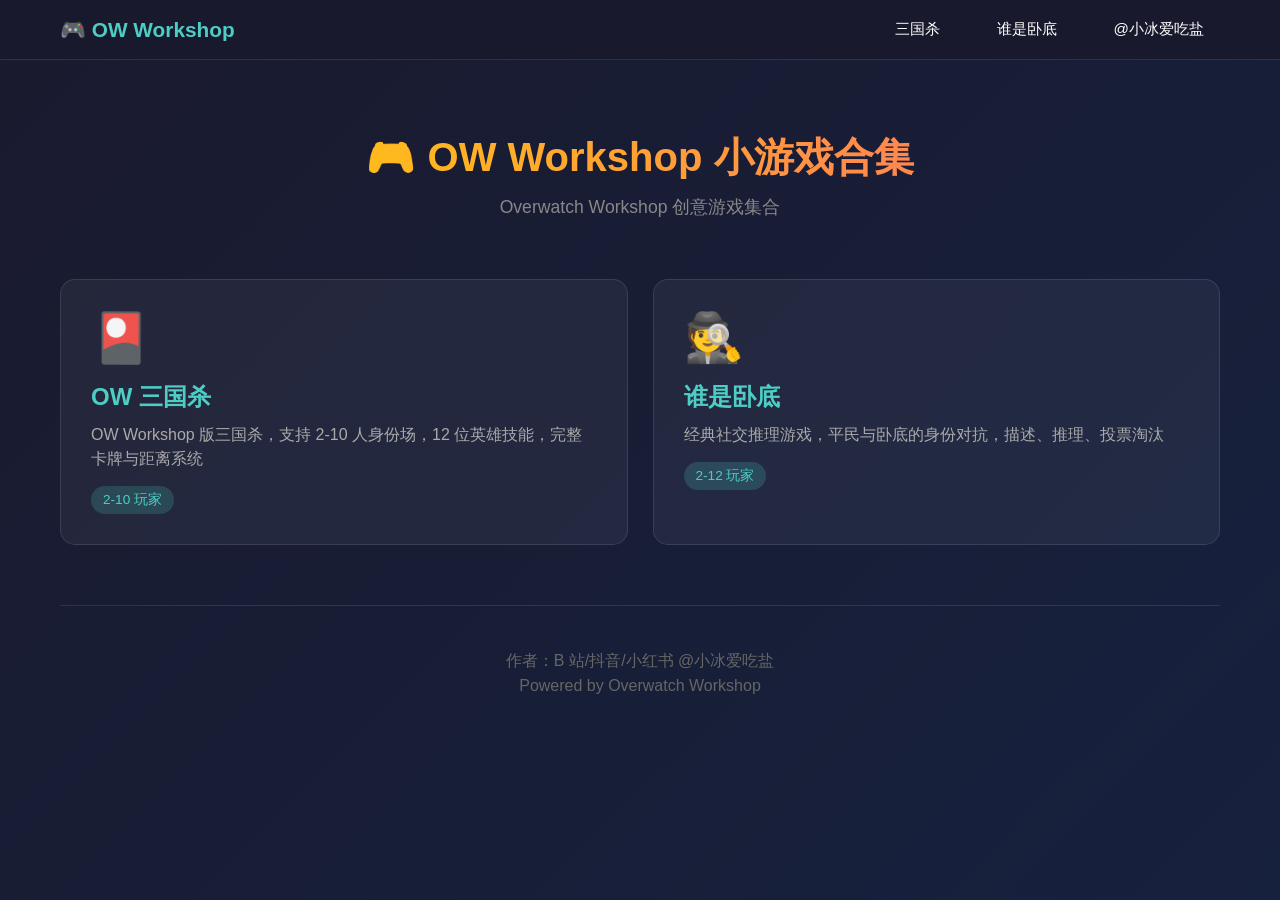
<file: index.html>
<!DOCTYPE html>
<html lang="zh-CN">
<head>
    <meta charset="UTF-8">
    <meta name="viewport" content="width=device-width, initial-scale=1.0">
    <title>OW Workshop 小游戏合集</title>
    <link rel="stylesheet" href="css/style.css">
    <!-- Google tag (gtag.js) -->
    <script async src="https://www.googletagmanager.com/gtag/js?id=G-PYGMRV8SZ9"></script>
    <script>
      window.dataLayer = window.dataLayer || [];
      function gtag(){dataLayer.push(arguments);}
      gtag('js', new Date());
      gtag('config', 'G-PYGMRV8SZ9');
    </script>
</head>
<body>
    <nav class="navbar">
        <div class="navbar-content">
            <a href="index.html" class="navbar-brand">🎮 OW Workshop</a>
            <div class="navbar-links">
                <a href="sgs/index.html">三国杀</a>
                <a href="sswd/index.html">谁是卧底</a>
                <a href="https://space.bilibili.com/23511429" target="_blank">@小冰爱吃盐</a>
            </div>
        </div>
    </nav>
    <div class="container">
        <header>
            <h1>🎮 OW Workshop 小游戏合集</h1>
            <p class="subtitle">Overwatch Workshop 创意游戏集合</p>
        </header>

        <main>
            <div class="games-grid">
                <a href="sgs/index.html" class="game-card">
                    <div class="game-icon">🎴</div>
                    <h2>OW 三国杀</h2>
                    <p class="game-description">OW Workshop 版三国杀，支持 2-10 人身份场，12 位英雄技能，完整卡牌与距离系统</p>
                    <span class="game-tech">2-10 玩家</span>
                </a>

                <a href="sswd/index.html" class="game-card">
                    <div class="game-icon">🕵️</div>
                    <h2>谁是卧底</h2>
                    <p class="game-description">经典社交推理游戏，平民与卧底的身份对抗，描述、推理、投票淘汰</p>
                    <span class="game-tech">2-12 玩家</span>
                </a>
            </div>
        </main>

        <footer>
            <p>作者：B 站/抖音/小红书 @小冰爱吃盐</p>
            <p>Powered by Overwatch Workshop</p>
        </footer>
    </div>
</body>
</html>
</file>
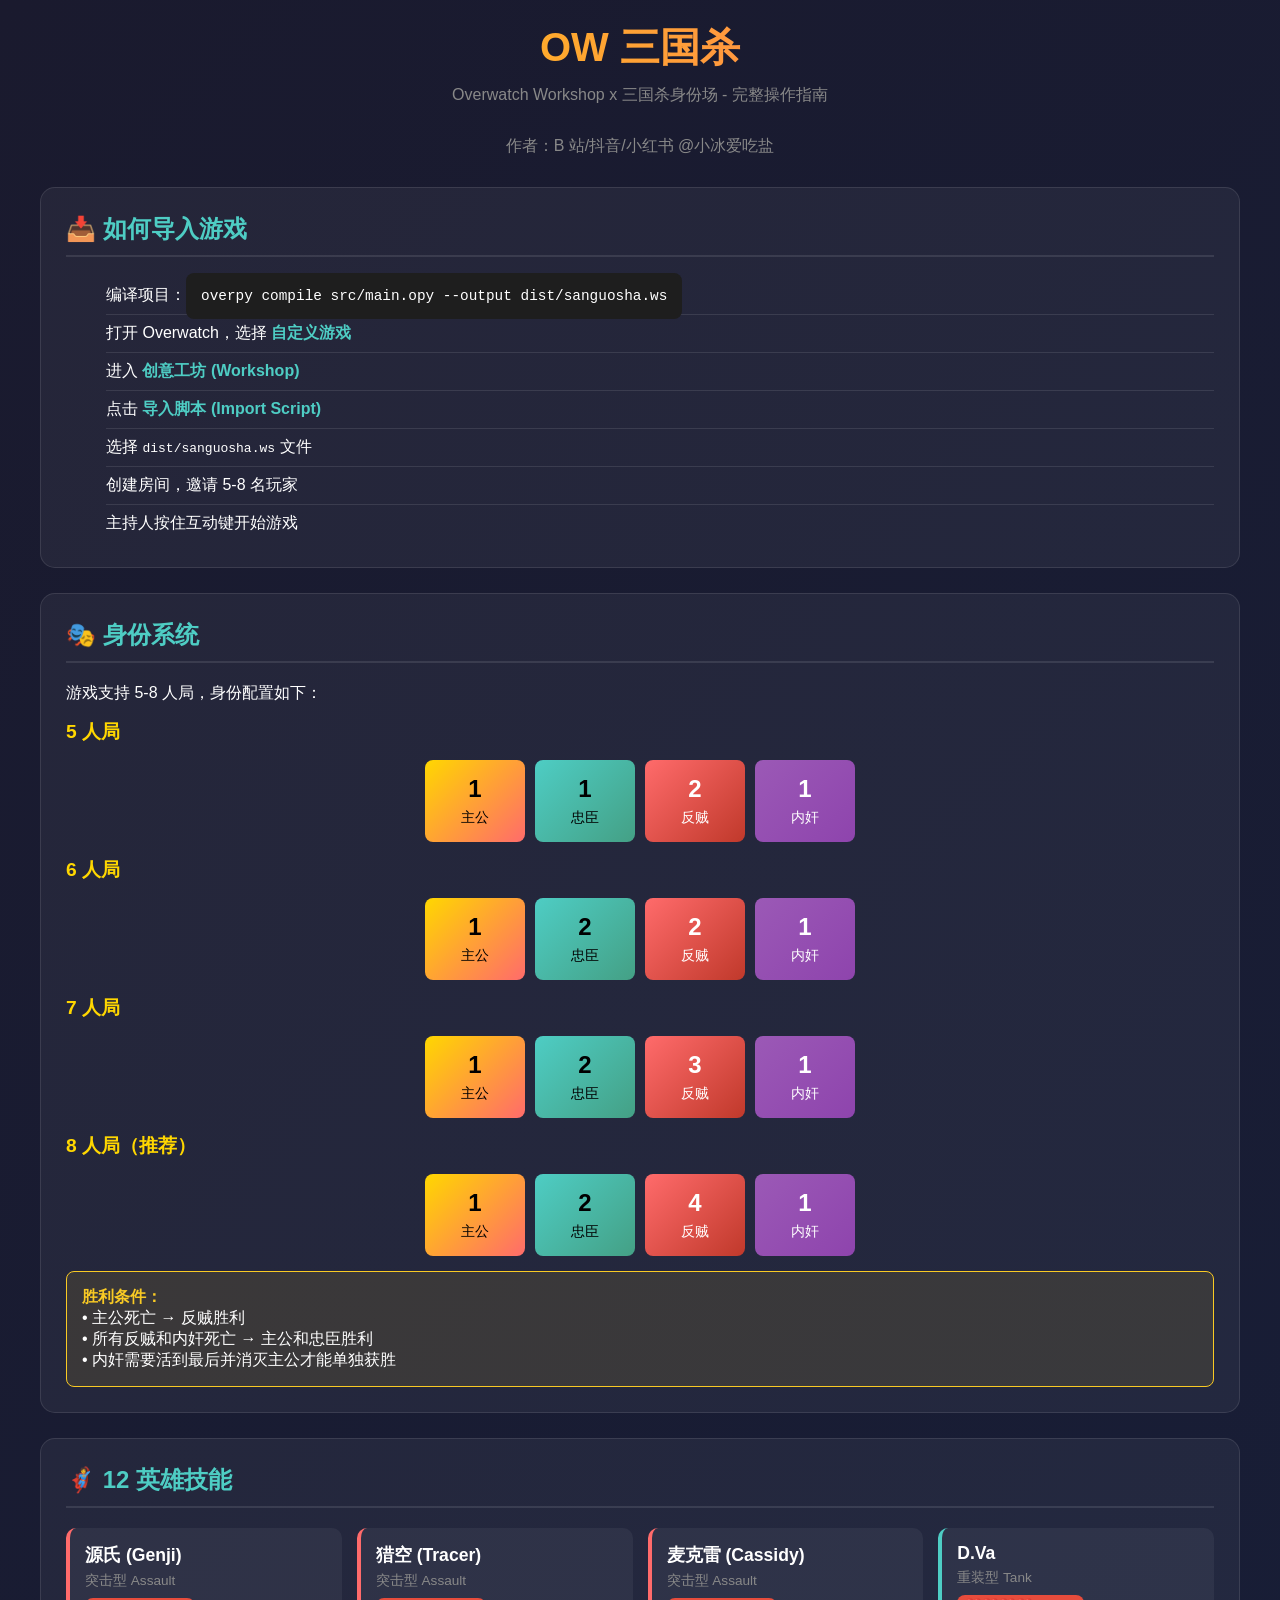
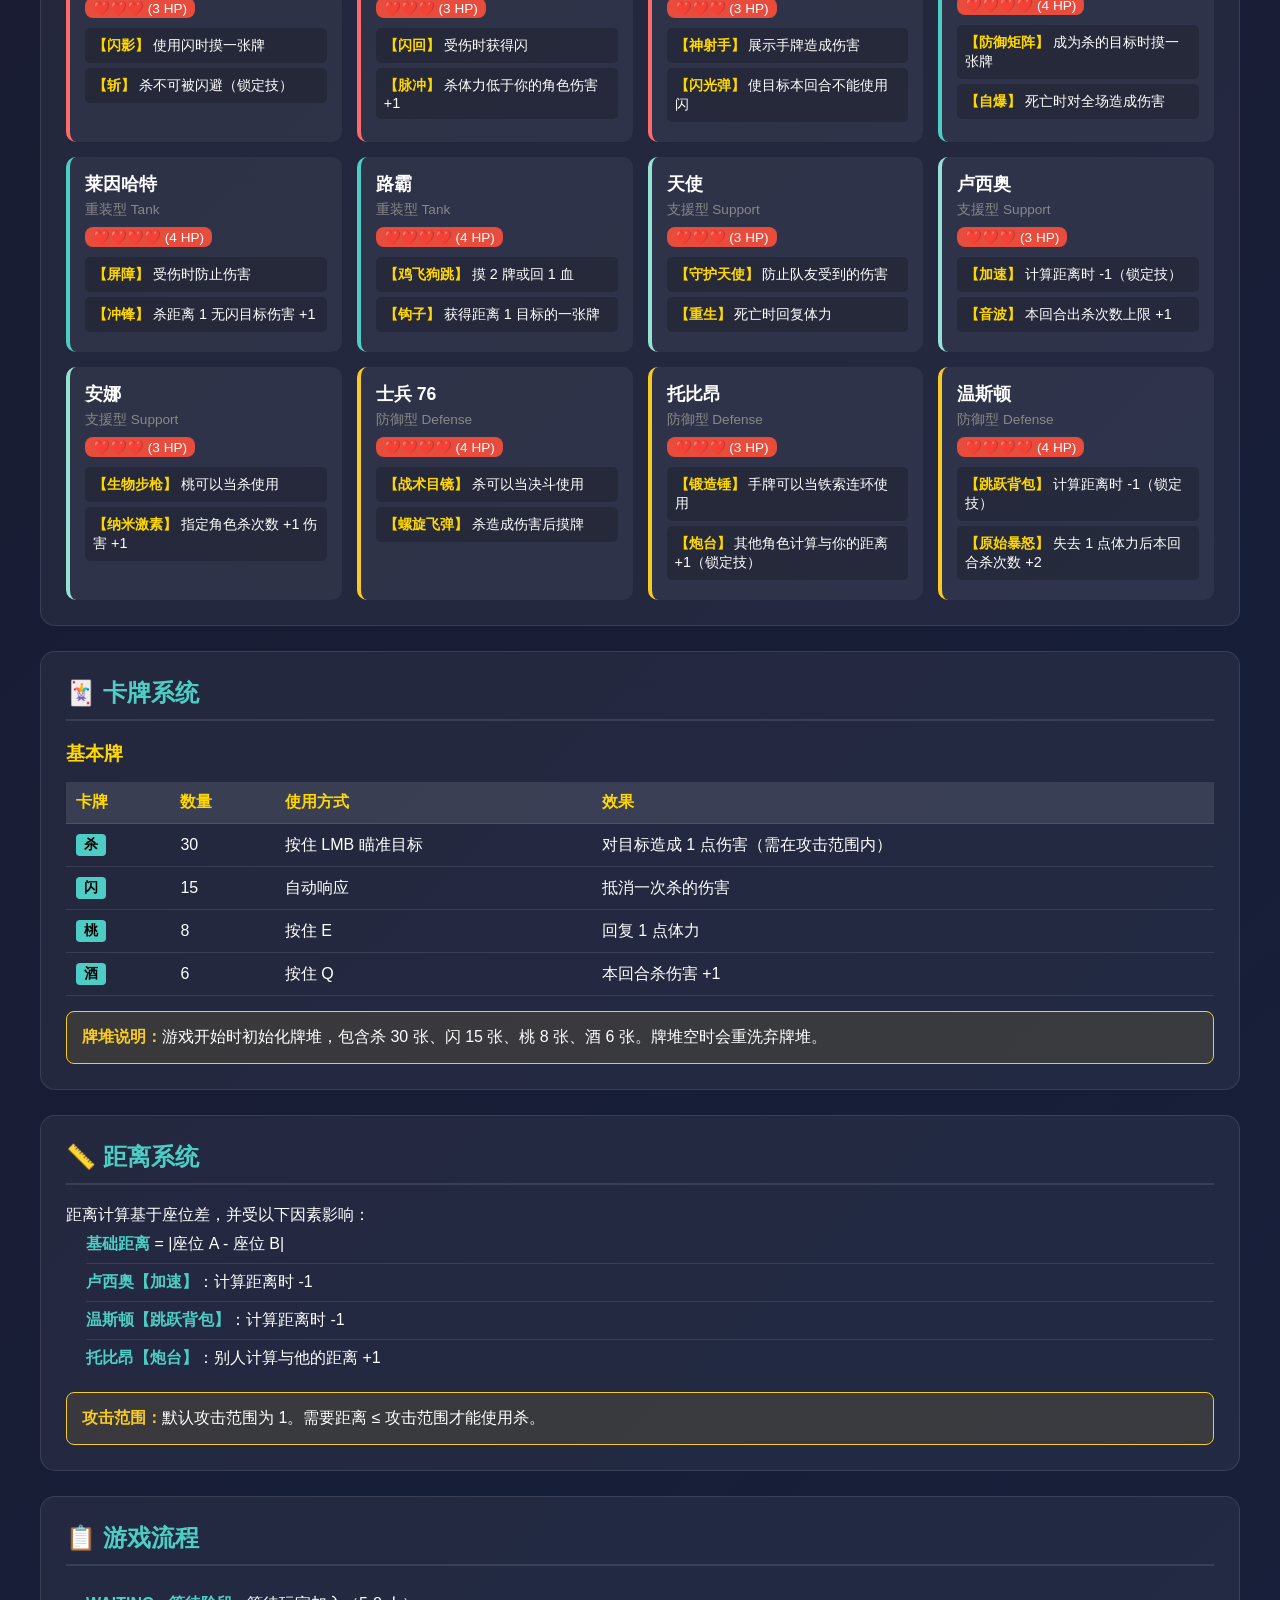
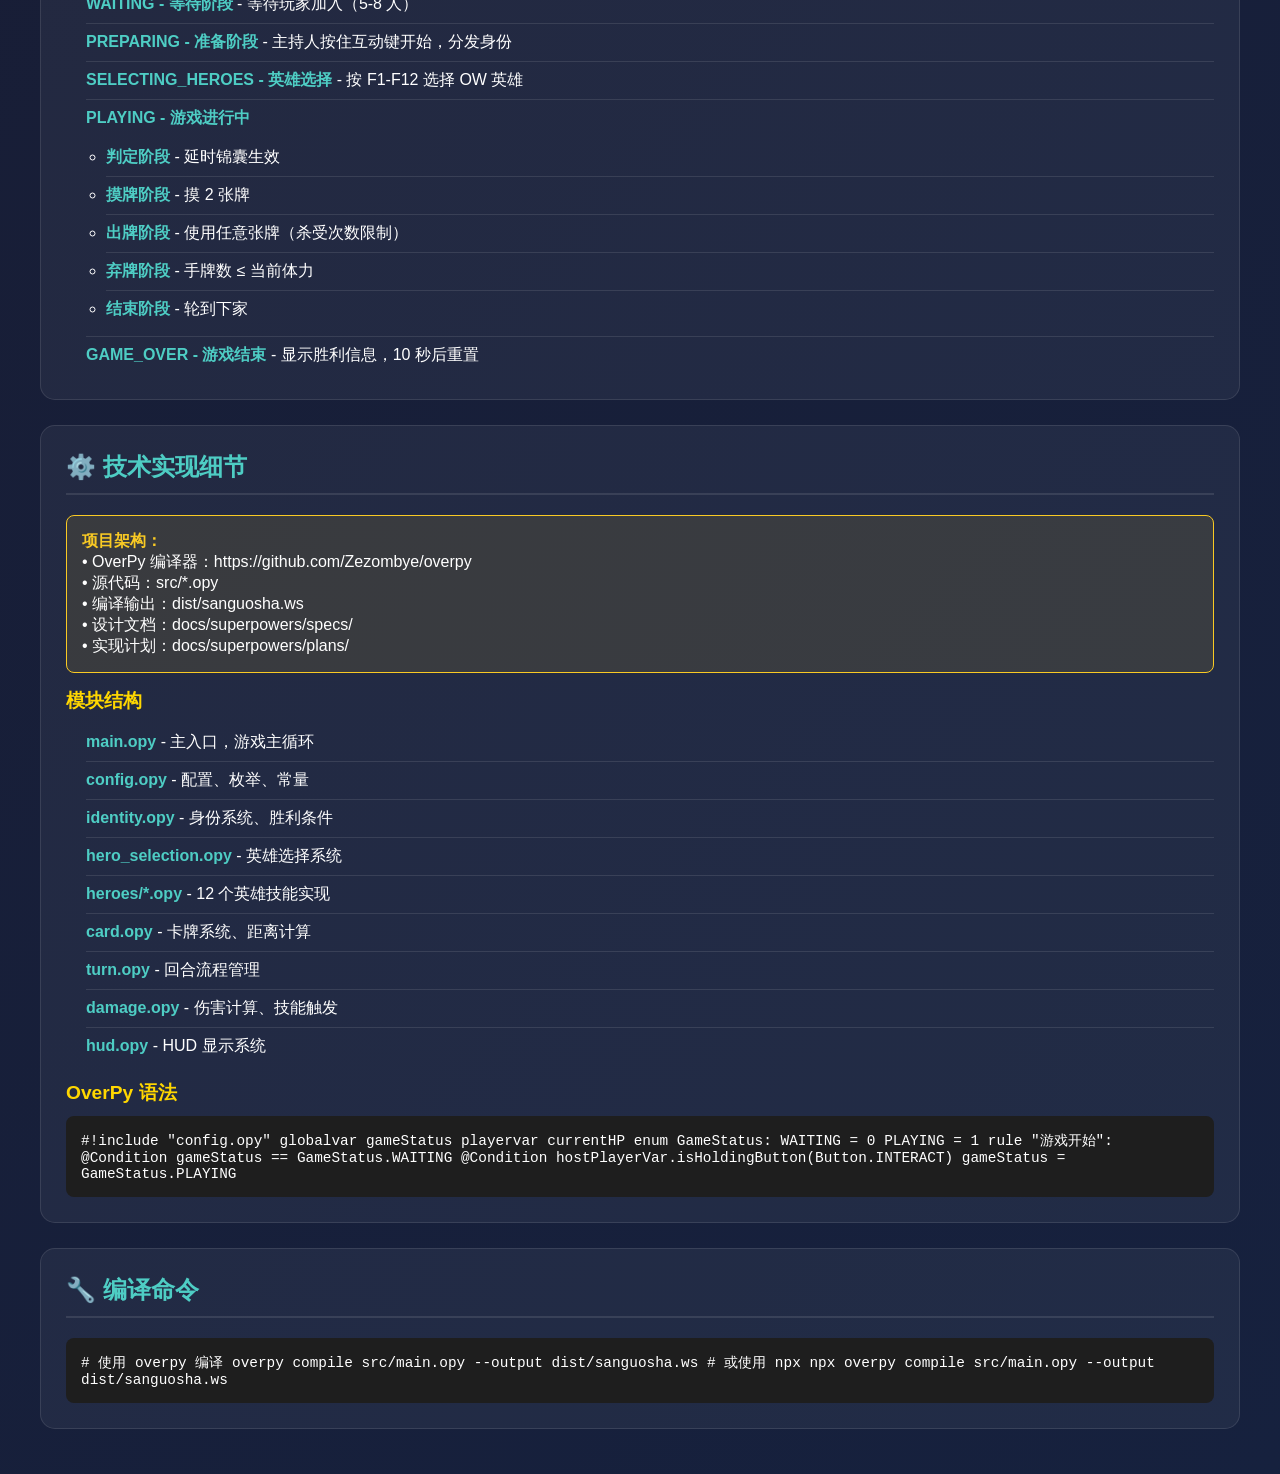
<file: ltk/index.html>
<!DOCTYPE html>
<html lang="zh-CN">
<head>
    <meta charset="UTF-8">
    <meta name="viewport" content="width=device-width, initial-scale-1.0">
    <title>OW 三国杀 - 完整操作指南</title>
    <style>
        * { margin: 0; padding: 0; box-sizing: border-box; }
        body {
            font-family: 'Microsoft YaHei', 'Segoe UI', sans-serif;
            background: linear-gradient(135deg, #1a1a2e 0%, #16213e 100%);
            color: #fff;
            min-height: 100vh;
            padding: 20px;
        }
        .container { max-width: 1200px; margin: 0 auto; }
        h1 {
            text-align: center;
            font-size: 2.5em;
            margin-bottom: 10px;
            background: linear-gradient(90deg, #ffd700, #ff6b6b);
            -webkit-background-clip: text;
            -webkit-text-fill-color: transparent;
        }
        .subtitle { text-align: center; color: #888; margin-bottom: 30px; }
        .section {
            background: rgba(255,255,255,0.05);
            border-radius: 15px;
            padding: 25px;
            margin-bottom: 25px;
            border: 1px solid rgba(255,255,255,0.1);
        }
        .section h2 {
            font-size: 1.5em;
            margin-bottom: 20px;
            padding-bottom: 10px;
            border-bottom: 2px solid rgba(255,255,255,0.1);
            color: #4ecdc4;
        }
        .section h3 {
            font-size: 1.2em;
            margin: 15px 0 10px;
            color: #ffd700;
        }
        .control-grid {
            display: grid;
            grid-template-columns: repeat(auto-fit, minmax(280px, 1fr));
            gap: 15px;
        }
        .control-card {
            background: rgba(255,255,255,0.05);
            padding: 15px;
            border-radius: 10px;
            border-left: 4px solid #4ecdc4;
        }
        .control-card .key {
            display: inline-block;
            background: #333;
            padding: 3px 10px;
            border-radius: 4px;
            font-weight: bold;
            color: #ffd700;
            margin-right: 10px;
        }
        .card-table {
            width: 100%;
            border-collapse: collapse;
            margin-top: 15px;
        }
        .card-table th, .card-table td {
            padding: 10px;
            text-align: left;
            border-bottom: 1px solid rgba(255,255,255,0.1);
        }
        .card-table th {
            background: rgba(255,255,255,0.1);
            color: #ffd700;
        }
        .card-type {
            display: inline-block;
            padding: 2px 8px;
            border-radius: 4px;
            font-size: 0.85em;
            font-weight: bold;
        }
        .type-basic { background: #4ecdc4; color: #000; }
        .hero-grid {
            display: grid;
            grid-template-columns: repeat(auto-fill, minmax(250px, 1fr));
            gap: 15px;
        }
        .hero-card {
            background: rgba(255,255,255,0.05);
            padding: 15px;
            border-radius: 10px;
            border-left: 4px solid;
        }
        .hero-card.assault { border-color: #ff6b6b; }
        .hero-card.tank { border-color: #4ecdc4; }
        .hero-card.support { border-color: #95e1d3; }
        .hero-card.defense { border-color: #f9ca24; }
        .hero-name { font-size: 1.1em; font-weight: bold; margin-bottom: 5px; }
        .hero-type { font-size: 0.85em; color: #888; margin-bottom: 8px; }
        .hero-hp {
            display: inline-block;
            background: #e74c3c;
            padding: 2px 8px;
            border-radius: 8px;
            font-size: 0.85em;
            margin-bottom: 10px;
        }
        .skill {
            background: rgba(0,0,0,0.2);
            padding: 8px;
            border-radius: 5px;
            margin-bottom: 5px;
            font-size: 0.9em;
        }
        .skill-name { color: #ffd700; font-weight: bold; }
        .identity-flow {
            display: flex;
            justify-content: center;
            gap: 10px;
            flex-wrap: wrap;
            margin-top: 15px;
        }
        .identity-card {
            padding: 15px 20px;
            border-radius: 8px;
            text-align: center;
            min-width: 100px;
        }
        .identity-card.lord { background: linear-gradient(135deg, #ffd700, #ff6b6b); color: #000; }
        .identity-card.loyalist { background: linear-gradient(135deg, #4ecdc4, #44a085); color: #000; }
        .identity-card.rebel { background: linear-gradient(135deg, #ff6b6b, #c0392b); color: #fff; }
        .identity-card.renegade { background: linear-gradient(135deg, #9b59b6, #8e44ad); color: #fff; }
        .identity-card .count { font-size: 1.5em; font-weight: bold; }
        .identity-card .name { font-size: 0.9em; margin-top: 5px; }
        .phase-list {
            list-style: none;
            padding-left: 20px;
        }
        .phase-list li {
            padding: 8px 0;
            border-bottom: 1px solid rgba(255,255,255,0.1);
        }
        .phase-list li:last-child { border-bottom: none; }
        .phase-list li strong { color: #4ecdc4; }
        .note {
            background: rgba(249, 202, 36, 0.1);
            border: 1px solid #f9ca24;
            padding: 15px;
            border-radius: 8px;
            margin-top: 15px;
        }
        .note strong { color: #f9ca24; }
        .code-block {
            background: #1e1e1e;
            padding: 15px;
            border-radius: 8px;
            font-family: 'Consolas', monospace;
            font-size: 0.9em;
            margin-top: 10px;
            overflow-x: auto;
        }
    </style>
</head>
<body>
    <div class="container">
        <h1>OW 三国杀</h1>
        <p class="subtitle">Overwatch Workshop x 三国杀身份场 - 完整操作指南</p>
        <p class="subtitle">作者：B 站/抖音/小红书 @小冰爱吃盐</p>

        <!-- 游戏导入 -->
        <div class="section">
            <h2>📥 如何导入游戏</h2>
            <ol class="phase-list" style="margin-left: 20px;">
                <li>编译项目：<code class="code-block">overpy compile src/main.opy --output dist/sanguosha.ws</code></li>
                <li>打开 Overwatch，选择 <strong>自定义游戏</strong></li>
                <li>进入 <strong>创意工坊 (Workshop)</strong></li>
                <li>点击 <strong>导入脚本 (Import Script)</strong></li>
                <li>选择 <code>dist/sanguosha.ws</code> 文件</li>
                <li>创建房间，邀请 5-8 名玩家</li>
                <li>主持人按住互动键开始游戏</li>
            </ol>
        </div>

        <!-- 身份系统 -->
        <div class="section">
            <h2>🎭 身份系统</h2>
            <p>游戏支持 5-8 人局，身份配置如下：</p>

            <h3>5 人局</h3>
            <div class="identity-flow">
                <div class="identity-card lord"><div class="count">1</div><div class="name">主公</div></div>
                <div class="identity-card loyalist"><div class="count">1</div><div class="name">忠臣</div></div>
                <div class="identity-card rebel"><div class="count">2</div><div class="name">反贼</div></div>
                <div class="identity-card renegade"><div class="count">1</div><div class="name">内奸</div></div>
            </div>

            <h3>6 人局</h3>
            <div class="identity-flow">
                <div class="identity-card lord"><div class="count">1</div><div class="name">主公</div></div>
                <div class="identity-card loyalist"><div class="count">2</div><div class="name">忠臣</div></div>
                <div class="identity-card rebel"><div class="count">2</div><div class="name">反贼</div></div>
                <div class="identity-card renegade"><div class="count">1</div><div class="name">内奸</div></div>
            </div>

            <h3>7 人局</h3>
            <div class="identity-flow">
                <div class="identity-card lord"><div class="count">1</div><div class="name">主公</div></div>
                <div class="identity-card loyalist"><div class="count">2</div><div class="name">忠臣</div></div>
                <div class="identity-card rebel"><div class="count">3</div><div class="name">反贼</div></div>
                <div class="identity-card renegade"><div class="count">1</div><div class="name">内奸</div></div>
            </div>

            <h3>8 人局（推荐）</h3>
            <div class="identity-flow">
                <div class="identity-card lord"><div class="count">1</div><div class="name">主公</div></div>
                <div class="identity-card loyalist"><div class="count">2</div><div class="name">忠臣</div></div>
                <div class="identity-card rebel"><div class="count">4</div><div class="name">反贼</div></div>
                <div class="identity-card renegade"><div class="count">1</div><div class="name">内奸</div></div>
            </div>

            <div class="note">
                <strong>胜利条件：</strong><br>
                • 主公死亡 → 反贼胜利<br>
                • 所有反贼和内奸死亡 → 主公和忠臣胜利<br>
                • 内奸需要活到最后并消灭主公才能单独获胜
            </div>
        </div>

        <!-- 英雄列表 -->
        <div class="section">
            <h2>🦸 12 英雄技能</h2>
            <div class="hero-grid">
                <div class="hero-card assault">
                    <div class="hero-name">源氏 (Genji)</div>
                    <div class="hero-type">突击型 Assault</div>
                    <div class="hero-hp">❤️❤️❤️ (3 HP)</div>
                    <div class="skill"><span class="skill-name">【闪影】</span> 使用闪时摸一张牌</div>
                    <div class="skill"><span class="skill-name">【斩】</span> 杀不可被闪避（锁定技）</div>
                </div>
                <div class="hero-card assault">
                    <div class="hero-name">猎空 (Tracer)</div>
                    <div class="hero-type">突击型 Assault</div>
                    <div class="hero-hp">❤️❤️❤️ (3 HP)</div>
                    <div class="skill"><span class="skill-name">【闪回】</span> 受伤时获得闪</div>
                    <div class="skill"><span class="skill-name">【脉冲】</span> 杀体力低于你的角色伤害 +1</div>
                </div>
                <div class="hero-card assault">
                    <div class="hero-name">麦克雷 (Cassidy)</div>
                    <div class="hero-type">突击型 Assault</div>
                    <div class="hero-hp">❤️❤️❤️ (3 HP)</div>
                    <div class="skill"><span class="skill-name">【神射手】</span> 展示手牌造成伤害</div>
                    <div class="skill"><span class="skill-name">【闪光弹】</span> 使目标本回合不能使用闪</div>
                </div>
                <div class="hero-card tank">
                    <div class="hero-name">D.Va</div>
                    <div class="hero-type">重装型 Tank</div>
                    <div class="hero-hp">❤️❤️❤️❤️ (4 HP)</div>
                    <div class="skill"><span class="skill-name">【防御矩阵】</span> 成为杀的目标时摸一张牌</div>
                    <div class="skill"><span class="skill-name">【自爆】</span> 死亡时对全场造成伤害</div>
                </div>
                <div class="hero-card tank">
                    <div class="hero-name">莱因哈特</div>
                    <div class="hero-type">重装型 Tank</div>
                    <div class="hero-hp">❤️❤️❤️❤️ (4 HP)</div>
                    <div class="skill"><span class="skill-name">【屏障】</span> 受伤时防止伤害</div>
                    <div class="skill"><span class="skill-name">【冲锋】</span> 杀距离 1 无闪目标伤害 +1</div>
                </div>
                <div class="hero-card tank">
                    <div class="hero-name">路霸</div>
                    <div class="hero-type">重装型 Tank</div>
                    <div class="hero-hp">❤️❤️❤️❤️ (4 HP)</div>
                    <div class="skill"><span class="skill-name">【鸡飞狗跳】</span> 摸 2 牌或回 1 血</div>
                    <div class="skill"><span class="skill-name">【钩子】</span> 获得距离 1 目标的一张牌</div>
                </div>
                <div class="hero-card support">
                    <div class="hero-name">天使</div>
                    <div class="hero-type">支援型 Support</div>
                    <div class="hero-hp">❤️❤️❤️ (3 HP)</div>
                    <div class="skill"><span class="skill-name">【守护天使】</span> 防止队友受到的伤害</div>
                    <div class="skill"><span class="skill-name">【重生】</span> 死亡时回复体力</div>
                </div>
                <div class="hero-card support">
                    <div class="hero-name">卢西奥</div>
                    <div class="hero-type">支援型 Support</div>
                    <div class="hero-hp">❤️❤️❤️ (3 HP)</div>
                    <div class="skill"><span class="skill-name">【加速】</span> 计算距离时 -1（锁定技）</div>
                    <div class="skill"><span class="skill-name">【音波】</span> 本回合出杀次数上限 +1</div>
                </div>
                <div class="hero-card support">
                    <div class="hero-name">安娜</div>
                    <div class="hero-type">支援型 Support</div>
                    <div class="hero-hp">❤️❤️❤️ (3 HP)</div>
                    <div class="skill"><span class="skill-name">【生物步枪】</span> 桃可以当杀使用</div>
                    <div class="skill"><span class="skill-name">【纳米激素】</span> 指定角色杀次数 +1 伤害 +1</div>
                </div>
                <div class="hero-card defense">
                    <div class="hero-name">士兵 76</div>
                    <div class="hero-type">防御型 Defense</div>
                    <div class="hero-hp">❤️❤️❤️❤️ (4 HP)</div>
                    <div class="skill"><span class="skill-name">【战术目镜】</span> 杀可以当决斗使用</div>
                    <div class="skill"><span class="skill-name">【螺旋飞弹】</span> 杀造成伤害后摸牌</div>
                </div>
                <div class="hero-card defense">
                    <div class="hero-name">托比昂</div>
                    <div class="hero-type">防御型 Defense</div>
                    <div class="hero-hp">❤️❤️❤️ (3 HP)</div>
                    <div class="skill"><span class="skill-name">【锻造锤】</span> 手牌可以当铁索连环使用</div>
                    <div class="skill"><span class="skill-name">【炮台】</span> 其他角色计算与你的距离 +1（锁定技）</div>
                </div>
                <div class="hero-card defense">
                    <div class="hero-name">温斯顿</div>
                    <div class="hero-type">防御型 Defense</div>
                    <div class="hero-hp">❤️❤️❤️❤️ (4 HP)</div>
                    <div class="skill"><span class="skill-name">【跳跃背包】</span> 计算距离时 -1（锁定技）</div>
                    <div class="skill"><span class="skill-name">【原始暴怒】</span> 失去 1 点体力后本回合杀次数 +2</div>
                </div>
            </div>
        </div>

        <!-- 卡牌系统 -->
        <div class="section">
            <h2>🃏 卡牌系统</h2>

            <h3>基本牌</h3>
            <table class="card-table">
                <tr><th>卡牌</th><th>数量</th><th>使用方式</th><th>效果</th></tr>
                <tr><td><span class="card-type type-basic">杀</span></td><td>30</td><td>按住 LMB 瞄准目标</td><td>对目标造成 1 点伤害（需在攻击范围内）</td></tr>
                <tr><td><span class="card-type type-basic">闪</span></td><td>15</td><td>自动响应</td><td>抵消一次杀的伤害</td></tr>
                <tr><td><span class="card-type type-basic">桃</span></td><td>8</td><td>按住 E</td><td>回复 1 点体力</td></tr>
                <tr><td><span class="card-type type-basic">酒</span></td><td>6</td><td>按住 Q</td><td>本回合杀伤害 +1</td></tr>
            </table>

            <div class="note">
                <strong>牌堆说明：</strong>游戏开始时初始化牌堆，包含杀 30 张、闪 15 张、桃 8 张、酒 6 张。牌堆空时会重洗弃牌堆。
            </div>
        </div>

        <!-- 距离系统 -->
        <div class="section">
            <h2>📏 距离系统</h2>
            <p>距离计算基于座位差，并受以下因素影响：</p>
            <ul class="phase-list">
                <li><strong>基础距离</strong> = |座位 A - 座位 B|</li>
                <li><strong>卢西奥【加速】</strong>：计算距离时 -1</li>
                <li><strong>温斯顿【跳跃背包】</strong>：计算距离时 -1</li>
                <li><strong>托比昂【炮台】</strong>：别人计算与他的距离 +1</li>
            </ul>
            <div class="note">
                <strong>攻击范围：</strong>默认攻击范围为 1。需要距离 ≤ 攻击范围才能使用杀。
            </div>
        </div>

        <!-- 游戏流程 -->
        <div class="section">
            <h2>📋 游戏流程</h2>
            <ol class="phase-list">
                <li><strong>WAITING - 等待阶段</strong> - 等待玩家加入（5-8 人）</li>
                <li><strong>PREPARING - 准备阶段</strong> - 主持人按住互动键开始，分发身份</li>
                <li><strong>SELECTING_HEROES - 英雄选择</strong> - 按 F1-F12 选择 OW 英雄</li>
                <li><strong>PLAYING - 游戏进行中</strong>
                    <ul style="margin-left: 20px; margin-top: 10px;">
                        <li><strong>判定阶段</strong> - 延时锦囊生效</li>
                        <li><strong>摸牌阶段</strong> - 摸 2 张牌</li>
                        <li><strong>出牌阶段</strong> - 使用任意张牌（杀受次数限制）</li>
                        <li><strong>弃牌阶段</strong> - 手牌数 ≤ 当前体力</li>
                        <li><strong>结束阶段</strong> - 轮到下家</li>
                    </ul>
                </li>
                <li><strong>GAME_OVER - 游戏结束</strong> - 显示胜利信息，10 秒后重置</li>
            </ol>
        </div>

        <!-- 技术细节 -->
        <div class="section">
            <h2>⚙️ 技术实现细节</h2>
            <div class="note">
                <strong>项目架构：</strong><br>
                • OverPy 编译器：https://github.com/Zezombye/overpy<br>
                • 源代码：src/*.opy<br>
                • 编译输出：dist/sanguosha.ws<br>
                • 设计文档：docs/superpowers/specs/<br>
                • 实现计划：docs/superpowers/plans/
            </div>

            <h3>模块结构</h3>
            <ul class="phase-list">
                <li><strong>main.opy</strong> - 主入口，游戏主循环</li>
                <li><strong>config.opy</strong> - 配置、枚举、常量</li>
                <li><strong>identity.opy</strong> - 身份系统、胜利条件</li>
                <li><strong>hero_selection.opy</strong> - 英雄选择系统</li>
                <li><strong>heroes/*.opy</strong> - 12 个英雄技能实现</li>
                <li><strong>card.opy</strong> - 卡牌系统、距离计算</li>
                <li><strong>turn.opy</strong> - 回合流程管理</li>
                <li><strong>damage.opy</strong> - 伤害计算、技能触发</li>
                <li><strong>hud.opy</strong> - HUD 显示系统</li>
            </ul>

            <h3>OverPy 语法</h3>
            <div class="code-block">
#!include "config.opy"

globalvar gameStatus
playervar currentHP

enum GameStatus:
    WAITING = 0
    PLAYING = 1

rule "游戏开始":
    @Condition gameStatus == GameStatus.WAITING
    @Condition hostPlayerVar.isHoldingButton(Button.INTERACT)
    gameStatus = GameStatus.PLAYING
            </div>
        </div>

        <!-- 编译命令 -->
        <div class="section">
            <h2>🔧 编译命令</h2>
            <div class="code-block">
# 使用 overpy 编译
overpy compile src/main.opy --output dist/sanguosha.ws

# 或使用 npx
npx overpy compile src/main.opy --output dist/sanguosha.ws
            </div>
        </div>
    </div>
</body>
</html>
</file>
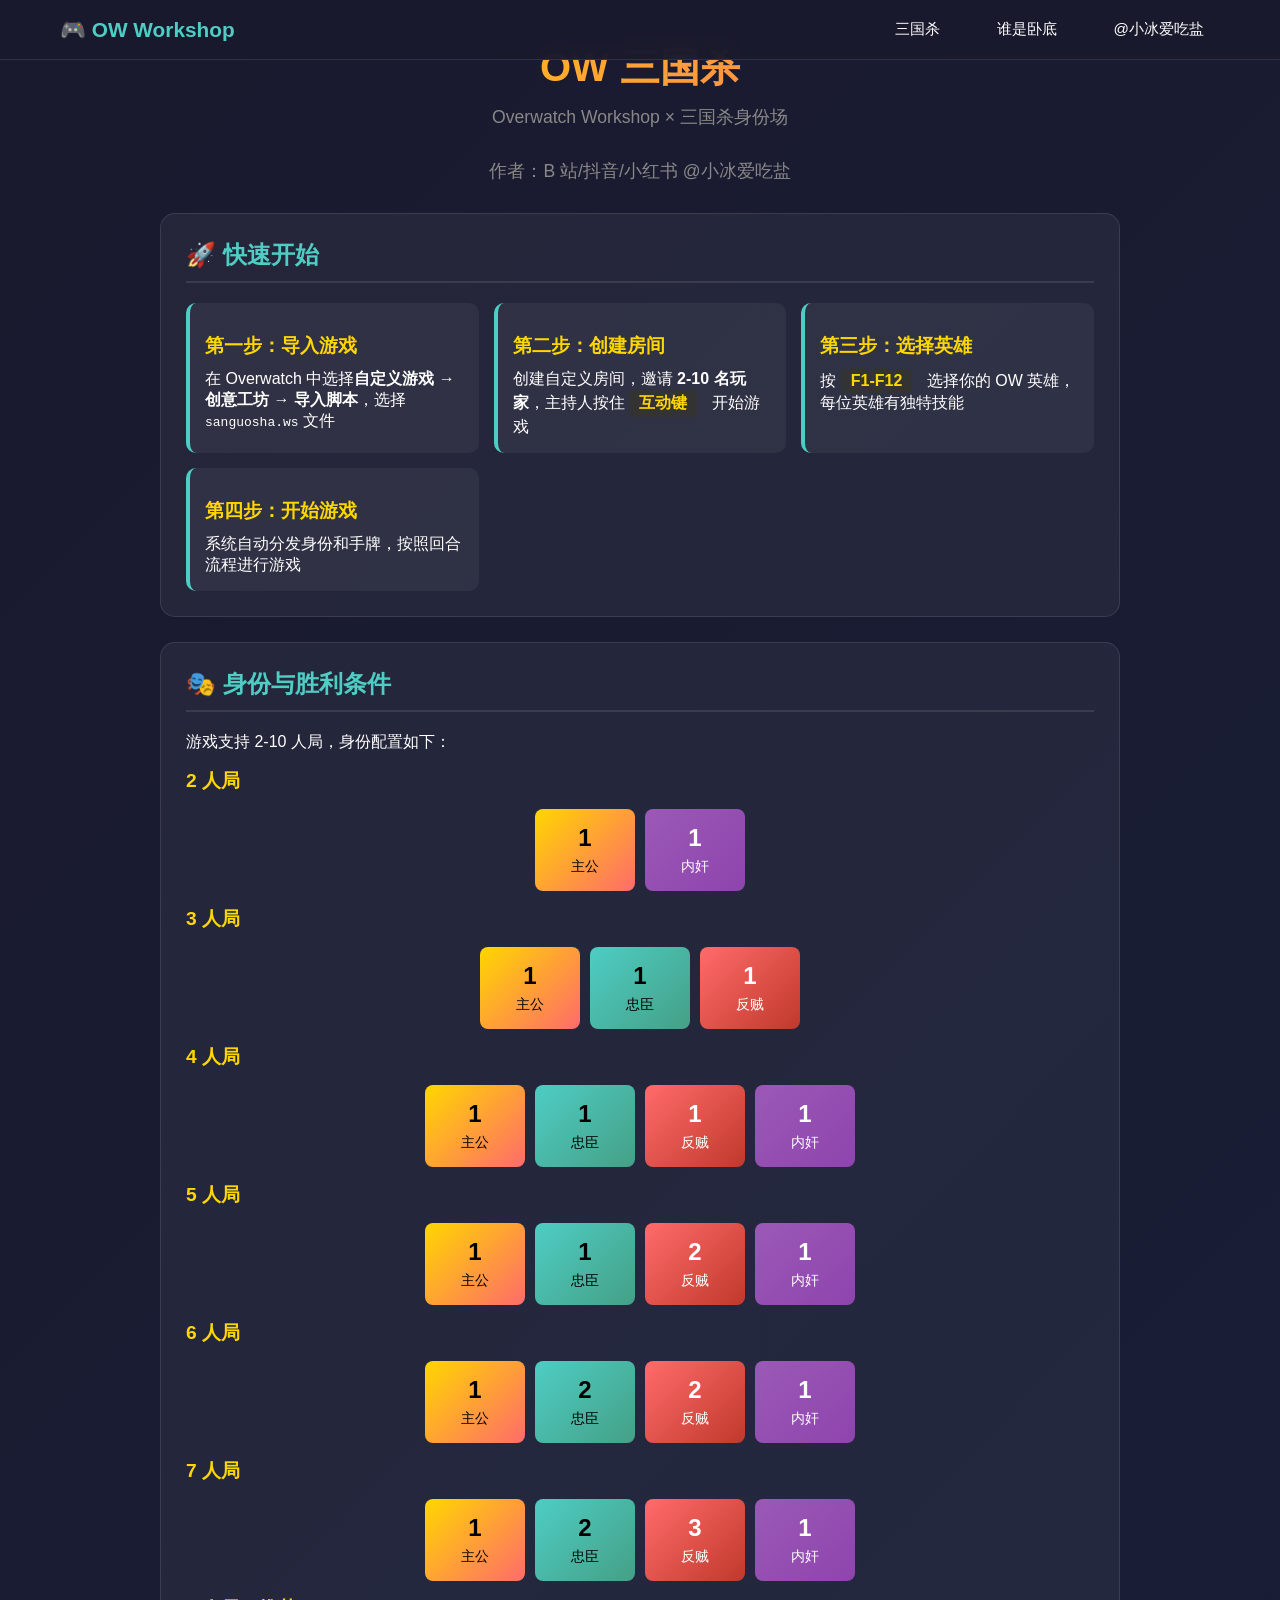
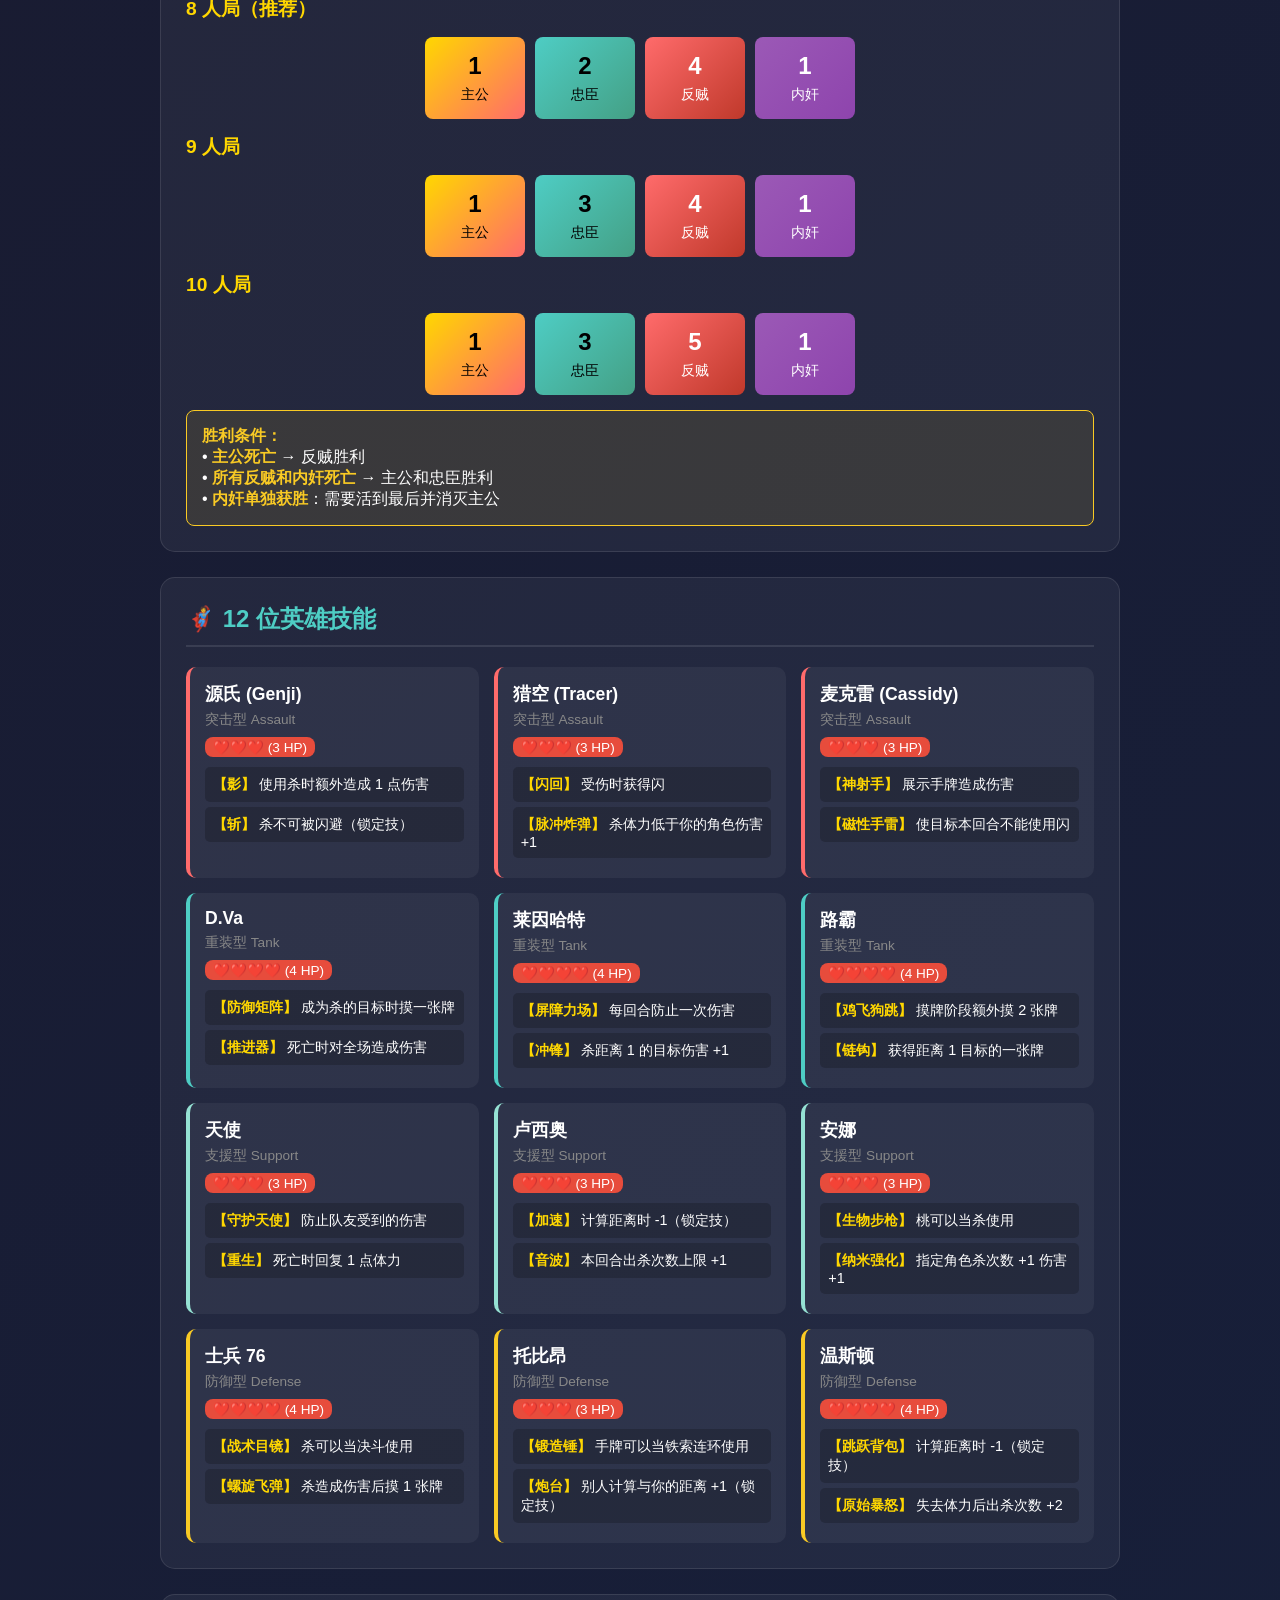
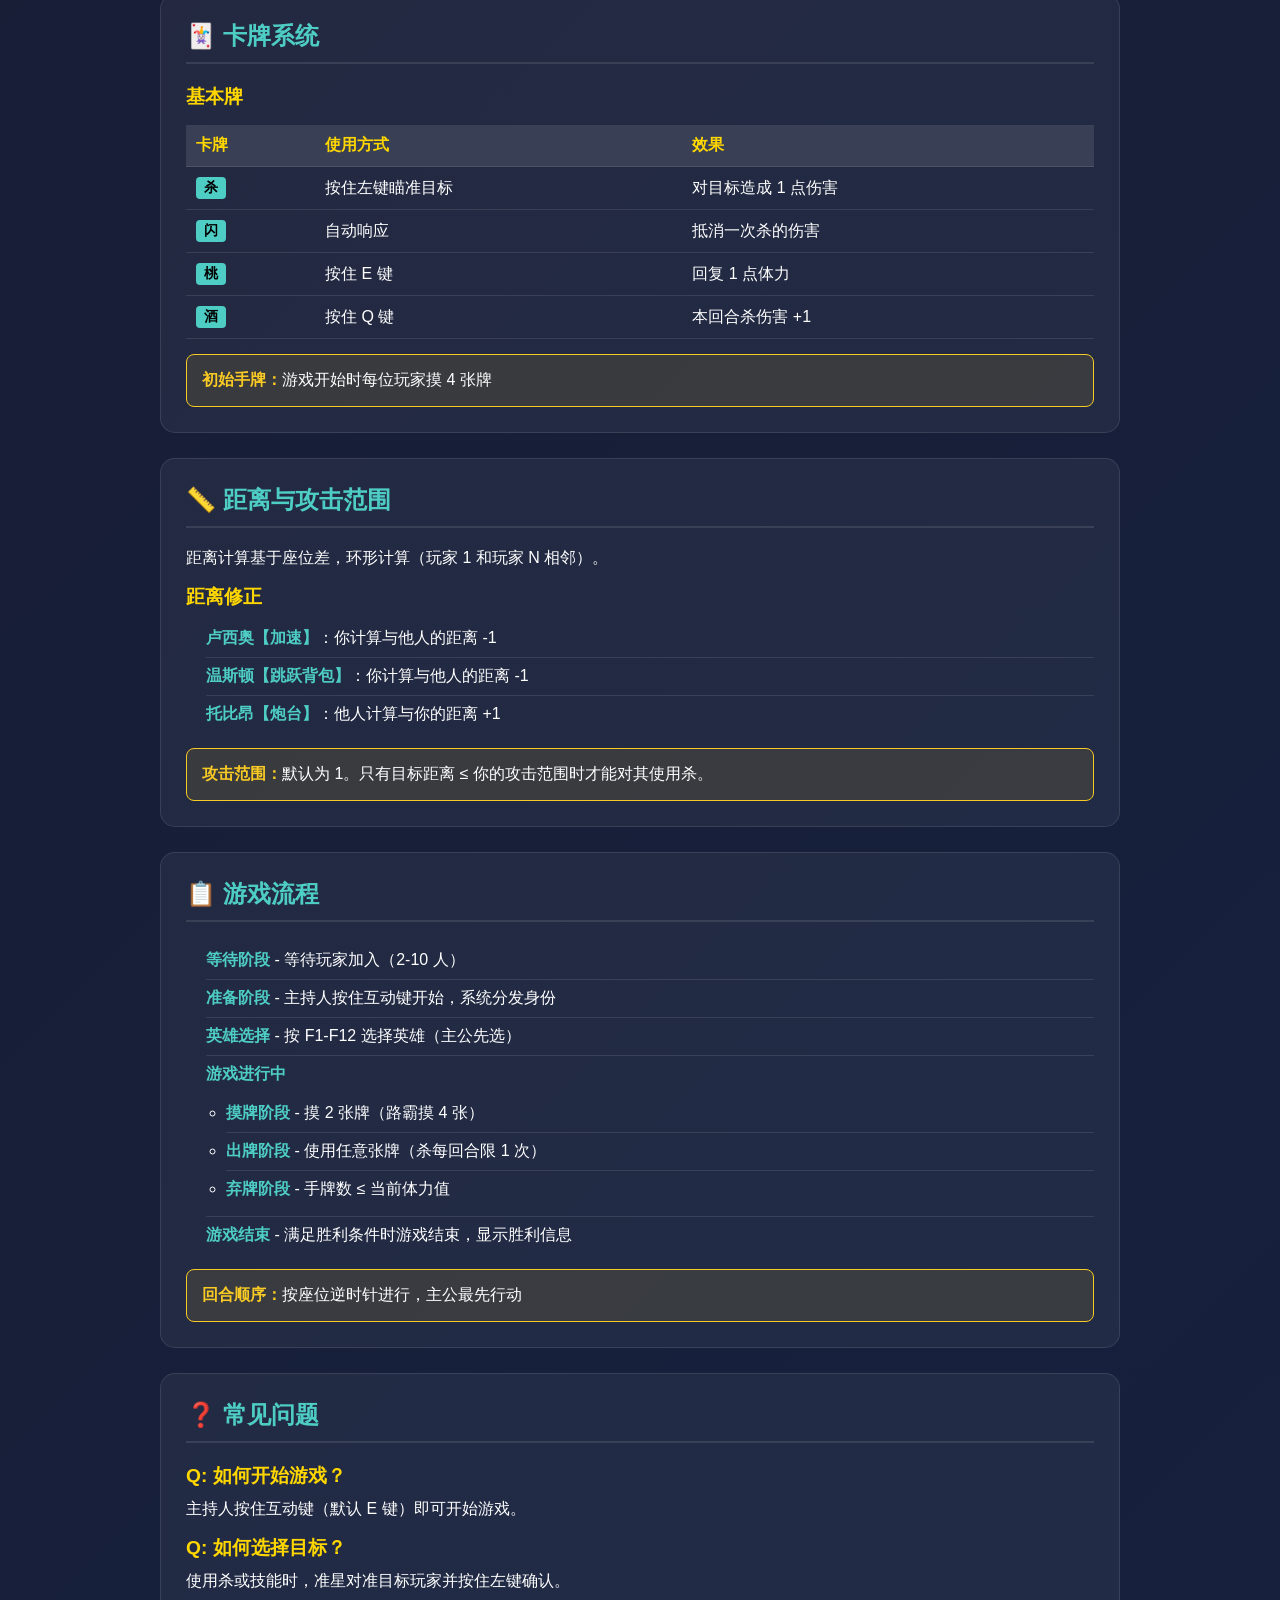
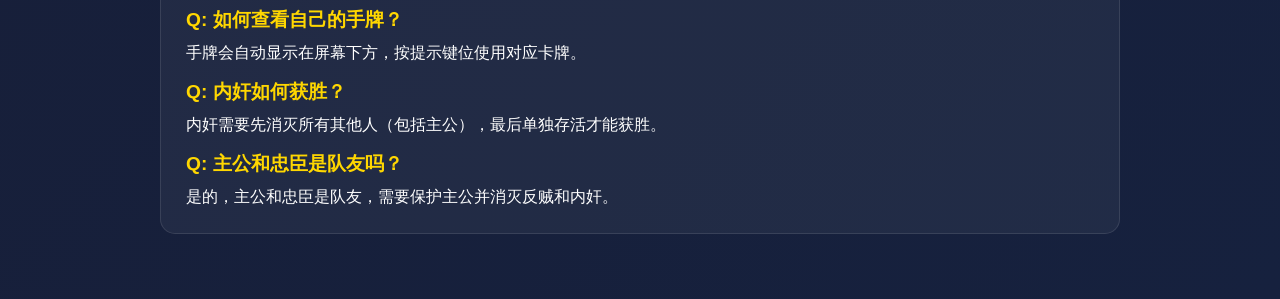
<file: sgs/index.html>
<!DOCTYPE html>
<html lang="zh-CN">
<head>
    <meta charset="UTF-8">
    <meta name="viewport" content="width=device-width, initial-scale=1.0">
    <title>OW 三国杀 - 游戏规则说明</title>
    <link rel="stylesheet" href="../css/style.css">
    <style>
        * { margin: 0; padding: 0; box-sizing: border-box; }
        body {
            font-family: 'Microsoft YaHei', 'Segoe UI', sans-serif;
            background: linear-gradient(135deg, #1a1a2e 0%, #16213e 100%);
            color: #fff;
            min-height: 100vh;
            padding: 20px;
        }
        .container { max-width: 1000px; margin: 0 auto; }
        h1 {
            text-align: center;
            font-size: 2.5em;
            margin-bottom: 10px;
            background: linear-gradient(90deg, #ffd700, #ff6b6b);
            -webkit-background-clip: text;
            -webkit-text-fill-color: transparent;
        }
        .subtitle { text-align: center; color: #888; margin-bottom: 30px; }
        .section {
            background: rgba(255,255,255,0.05);
            border-radius: 15px;
            padding: 25px;
            margin-bottom: 25px;
            border: 1px solid rgba(255,255,255,0.1);
        }
        .section h2 {
            font-size: 1.5em;
            margin-bottom: 20px;
            padding-bottom: 10px;
            border-bottom: 2px solid rgba(255,255,255,0.1);
            color: #4ecdc4;
        }
        .section h3 {
            font-size: 1.2em;
            margin: 15px 0 10px;
            color: #ffd700;
        }
        .hero-grid {
            display: grid;
            grid-template-columns: repeat(auto-fill, minmax(250px, 1fr));
            gap: 15px;
        }
        .hero-card {
            background: rgba(255,255,255,0.05);
            padding: 15px;
            border-radius: 10px;
            border-left: 4px solid;
        }
        .hero-card.assault { border-color: #ff6b6b; }
        .hero-card.tank { border-color: #4ecdc4; }
        .hero-card.support { border-color: #95e1d3; }
        .hero-card.defense { border-color: #f9ca24; }
        .hero-name { font-size: 1.1em; font-weight: bold; margin-bottom: 5px; }
        .hero-type { font-size: 0.85em; color: #888; margin-bottom: 8px; }
        .hero-hp {
            display: inline-block;
            background: #e74c3c;
            padding: 2px 8px;
            border-radius: 8px;
            font-size: 0.85em;
            margin-bottom: 10px;
        }
        .skill {
            background: rgba(0,0,0,0.2);
            padding: 8px;
            border-radius: 5px;
            margin-bottom: 5px;
            font-size: 0.9em;
        }
        .skill-name { color: #ffd700; font-weight: bold; }
        .identity-flow {
            display: flex;
            justify-content: center;
            gap: 10px;
            flex-wrap: wrap;
            margin-top: 15px;
        }
        .identity-card {
            padding: 15px 20px;
            border-radius: 8px;
            text-align: center;
            min-width: 100px;
        }
        .identity-card.lord { background: linear-gradient(135deg, #ffd700, #ff6b6b); color: #000; }
        .identity-card.loyalist { background: linear-gradient(135deg, #4ecdc4, #44a085); color: #000; }
        .identity-card.rebel { background: linear-gradient(135deg, #ff6b6b, #c0392b); color: #fff; }
        .identity-card.renegade { background: linear-gradient(135deg, #9b59b6, #8e44ad); color: #fff; }
        .identity-card .count { font-size: 1.5em; font-weight: bold; }
        .identity-card .name { font-size: 0.9em; margin-top: 5px; }
        .phase-list {
            list-style: none;
            padding-left: 20px;
        }
        .phase-list li {
            padding: 8px 0;
            border-bottom: 1px solid rgba(255,255,255,0.1);
        }
        .phase-list li:last-child { border-bottom: none; }
        .phase-list li strong { color: #4ecdc4; }
        .note {
            background: rgba(249, 202, 36, 0.1);
            border: 1px solid #f9ca24;
            padding: 15px;
            border-radius: 8px;
            margin-top: 15px;
        }
        .note strong { color: #f9ca24; }
        .card-table {
            width: 100%;
            border-collapse: collapse;
            margin-top: 15px;
        }
        .card-table th, .card-table td {
            padding: 10px;
            text-align: left;
            border-bottom: 1px solid rgba(255,255,255,0.1);
        }
        .card-table th {
            background: rgba(255,255,255,0.1);
            color: #ffd700;
        }
        .card-type {
            display: inline-block;
            padding: 2px 8px;
            border-radius: 4px;
            font-size: 0.85em;
            font-weight: bold;
        }
        .type-basic { background: #4ecdc4; color: #000; }
        .control-grid {
            display: grid;
            grid-template-columns: repeat(auto-fit, minmax(280px, 1fr));
            gap: 15px;
        }
        .control-card {
            background: rgba(255,255,255,0.05);
            padding: 15px;
            border-radius: 10px;
            border-left: 4px solid #4ecdc4;
        }
        .control-card .key {
            display: inline-block;
            background: #333;
            padding: 3px 10px;
            border-radius: 4px;
            font-weight: bold;
            color: #ffd700;
            margin-right: 10px;
        }
    </style>
    <!-- Google tag (gtag.js) -->
    <script async src="https://www.googletagmanager.com/gtag/js?id=G-PYGMRV8SZ9"></script>
    <script>
      window.dataLayer = window.dataLayer || [];
      function gtag(){dataLayer.push(arguments);}
      gtag('js', new Date());
      gtag('config', 'G-PYGMRV8SZ9');
    </script>
</head>
<body>
    <!-- Top Navigation Bar -->
    <nav class="navbar">
        <div class="navbar-content">
            <a href="../index.html" class="navbar-brand">🎮 OW Workshop</a>
            <div class="navbar-links">
                <a href="../sgs/index.html">三国杀</a>
                <a href="../sswd/index.html">谁是卧底</a>
                <a href="https://space.bilibili.com/23511429" target="_blank">@小冰爱吃盐</a>
            </div>
        </div>
    </nav>
    <div class="container">
        <h1>OW 三国杀</h1>
        <p class="subtitle">Overwatch Workshop × 三国杀身份场</p>
        <p class="subtitle">作者：B 站/抖音/小红书 @小冰爱吃盐</p>

        <!-- 快速开始 -->
        <div class="section">
            <h2>🚀 快速开始</h2>
            <div class="control-grid">
                <div class="control-card">
                    <h3>第一步：导入游戏</h3>
                    <p>在 Overwatch 中选择<strong>自定义游戏</strong> → <strong>创意工坊</strong> → <strong>导入脚本</strong>，选择 <code>sanguosha.ws</code> 文件</p>
                </div>
                <div class="control-card">
                    <h3>第二步：创建房间</h3>
                    <p>创建自定义房间，邀请 <strong>2-10 名玩家</strong>，主持人按住 <span class="key">互动键</span> 开始游戏</p>
                </div>
                <div class="control-card">
                    <h3>第三步：选择英雄</h3>
                    <p>按 <span class="key">F1-F12</span> 选择你的 OW 英雄，每位英雄有独特技能</p>
                </div>
                <div class="control-card">
                    <h3>第四步：开始游戏</h3>
                    <p>系统自动分发身份和手牌，按照回合流程进行游戏</p>
                </div>
            </div>
        </div>

        <!-- 身份系统 -->
        <div class="section">
            <h2>🎭 身份与胜利条件</h2>
            <p>游戏支持 2-10 人局，身份配置如下：</p>

            <h3>2 人局</h3>
            <div class="identity-flow">
                <div class="identity-card lord"><div class="count">1</div><div class="name">主公</div></div>
                <div class="identity-card renegade"><div class="count">1</div><div class="name">内奸</div></div>
            </div>

            <h3>3 人局</h3>
            <div class="identity-flow">
                <div class="identity-card lord"><div class="count">1</div><div class="name">主公</div></div>
                <div class="identity-card loyalist"><div class="count">1</div><div class="name">忠臣</div></div>
                <div class="identity-card rebel"><div class="count">1</div><div class="name">反贼</div></div>
            </div>

            <h3>4 人局</h3>
            <div class="identity-flow">
                <div class="identity-card lord"><div class="count">1</div><div class="name">主公</div></div>
                <div class="identity-card loyalist"><div class="count">1</div><div class="name">忠臣</div></div>
                <div class="identity-card rebel"><div class="count">1</div><div class="name">反贼</div></div>
                <div class="identity-card renegade"><div class="count">1</div><div class="name">内奸</div></div>
            </div>

            <h3>5 人局</h3>
            <div class="identity-flow">
                <div class="identity-card lord"><div class="count">1</div><div class="name">主公</div></div>
                <div class="identity-card loyalist"><div class="count">1</div><div class="name">忠臣</div></div>
                <div class="identity-card rebel"><div class="count">2</div><div class="name">反贼</div></div>
                <div class="identity-card renegade"><div class="count">1</div><div class="name">内奸</div></div>
            </div>

            <h3>6 人局</h3>
            <div class="identity-flow">
                <div class="identity-card lord"><div class="count">1</div><div class="name">主公</div></div>
                <div class="identity-card loyalist"><div class="count">2</div><div class="name">忠臣</div></div>
                <div class="identity-card rebel"><div class="count">2</div><div class="name">反贼</div></div>
                <div class="identity-card renegade"><div class="count">1</div><div class="name">内奸</div></div>
            </div>

            <h3>7 人局</h3>
            <div class="identity-flow">
                <div class="identity-card lord"><div class="count">1</div><div class="name">主公</div></div>
                <div class="identity-card loyalist"><div class="count">2</div><div class="name">忠臣</div></div>
                <div class="identity-card rebel"><div class="count">3</div><div class="name">反贼</div></div>
                <div class="identity-card renegade"><div class="count">1</div><div class="name">内奸</div></div>
            </div>

            <h3>8 人局（推荐）</h3>
            <div class="identity-flow">
                <div class="identity-card lord"><div class="count">1</div><div class="name">主公</div></div>
                <div class="identity-card loyalist"><div class="count">2</div><div class="name">忠臣</div></div>
                <div class="identity-card rebel"><div class="count">4</div><div class="name">反贼</div></div>
                <div class="identity-card renegade"><div class="count">1</div><div class="name">内奸</div></div>
            </div>

            <h3>9 人局</h3>
            <div class="identity-flow">
                <div class="identity-card lord"><div class="count">1</div><div class="name">主公</div></div>
                <div class="identity-card loyalist"><div class="count">3</div><div class="name">忠臣</div></div>
                <div class="identity-card rebel"><div class="count">4</div><div class="name">反贼</div></div>
                <div class="identity-card renegade"><div class="count">1</div><div class="name">内奸</div></div>
            </div>

            <h3>10 人局</h3>
            <div class="identity-flow">
                <div class="identity-card lord"><div class="count">1</div><div class="name">主公</div></div>
                <div class="identity-card loyalist"><div class="count">3</div><div class="name">忠臣</div></div>
                <div class="identity-card rebel"><div class="count">5</div><div class="name">反贼</div></div>
                <div class="identity-card renegade"><div class="count">1</div><div class="name">内奸</div></div>
            </div>

            <div class="note">
                <strong>胜利条件：</strong><br>
                • <strong>主公死亡</strong> → 反贼胜利<br>
                • <strong>所有反贼和内奸死亡</strong> → 主公和忠臣胜利<br>
                • <strong>内奸单独获胜</strong>：需要活到最后并消灭主公
            </div>
        </div>

        <!-- 英雄列表 -->
        <div class="section">
            <h2>🦸 12 位英雄技能</h2>
            <div class="hero-grid">
                <div class="hero-card assault">
                    <div class="hero-name">源氏 (Genji)</div>
                    <div class="hero-type">突击型 Assault</div>
                    <div class="hero-hp">❤️❤️❤️ (3 HP)</div>
                    <div class="skill"><span class="skill-name">【影】</span> 使用杀时额外造成 1 点伤害</div>
                    <div class="skill"><span class="skill-name">【斩】</span> 杀不可被闪避（锁定技）</div>
                </div>
                <div class="hero-card assault">
                    <div class="hero-name">猎空 (Tracer)</div>
                    <div class="hero-type">突击型 Assault</div>
                    <div class="hero-hp">❤️❤️❤️ (3 HP)</div>
                    <div class="skill"><span class="skill-name">【闪回】</span> 受伤时获得闪</div>
                    <div class="skill"><span class="skill-name">【脉冲炸弹】</span> 杀体力低于你的角色伤害 +1</div>
                </div>
                <div class="hero-card assault">
                    <div class="hero-name">麦克雷 (Cassidy)</div>
                    <div class="hero-type">突击型 Assault</div>
                    <div class="hero-hp">❤️❤️❤️ (3 HP)</div>
                    <div class="skill"><span class="skill-name">【神射手】</span> 展示手牌造成伤害</div>
                    <div class="skill"><span class="skill-name">【磁性手雷】</span> 使目标本回合不能使用闪</div>
                </div>
                <div class="hero-card tank">
                    <div class="hero-name">D.Va</div>
                    <div class="hero-type">重装型 Tank</div>
                    <div class="hero-hp">❤️❤️❤️❤️ (4 HP)</div>
                    <div class="skill"><span class="skill-name">【防御矩阵】</span> 成为杀的目标时摸一张牌</div>
                    <div class="skill"><span class="skill-name">【推进器】</span> 死亡时对全场造成伤害</div>
                </div>
                <div class="hero-card tank">
                    <div class="hero-name">莱因哈特</div>
                    <div class="hero-type">重装型 Tank</div>
                    <div class="hero-hp">❤️❤️❤️❤️ (4 HP)</div>
                    <div class="skill"><span class="skill-name">【屏障力场】</span> 每回合防止一次伤害</div>
                    <div class="skill"><span class="skill-name">【冲锋】</span> 杀距离 1 的目标伤害 +1</div>
                </div>
                <div class="hero-card tank">
                    <div class="hero-name">路霸</div>
                    <div class="hero-type">重装型 Tank</div>
                    <div class="hero-hp">❤️❤️❤️❤️ (4 HP)</div>
                    <div class="skill"><span class="skill-name">【鸡飞狗跳】</span> 摸牌阶段额外摸 2 张牌</div>
                    <div class="skill"><span class="skill-name">【链钩】</span> 获得距离 1 目标的一张牌</div>
                </div>
                <div class="hero-card support">
                    <div class="hero-name">天使</div>
                    <div class="hero-type">支援型 Support</div>
                    <div class="hero-hp">❤️❤️❤️ (3 HP)</div>
                    <div class="skill"><span class="skill-name">【守护天使】</span> 防止队友受到的伤害</div>
                    <div class="skill"><span class="skill-name">【重生】</span> 死亡时回复 1 点体力</div>
                </div>
                <div class="hero-card support">
                    <div class="hero-name">卢西奥</div>
                    <div class="hero-type">支援型 Support</div>
                    <div class="hero-hp">❤️❤️❤️ (3 HP)</div>
                    <div class="skill"><span class="skill-name">【加速】</span> 计算距离时 -1（锁定技）</div>
                    <div class="skill"><span class="skill-name">【音波】</span> 本回合出杀次数上限 +1</div>
                </div>
                <div class="hero-card support">
                    <div class="hero-name">安娜</div>
                    <div class="hero-type">支援型 Support</div>
                    <div class="hero-hp">❤️❤️❤️ (3 HP)</div>
                    <div class="skill"><span class="skill-name">【生物步枪】</span> 桃可以当杀使用</div>
                    <div class="skill"><span class="skill-name">【纳米强化】</span> 指定角色杀次数 +1 伤害 +1</div>
                </div>
                <div class="hero-card defense">
                    <div class="hero-name">士兵 76</div>
                    <div class="hero-type">防御型 Defense</div>
                    <div class="hero-hp">❤️❤️❤️❤️ (4 HP)</div>
                    <div class="skill"><span class="skill-name">【战术目镜】</span> 杀可以当决斗使用</div>
                    <div class="skill"><span class="skill-name">【螺旋飞弹】</span> 杀造成伤害后摸 1 张牌</div>
                </div>
                <div class="hero-card defense">
                    <div class="hero-name">托比昂</div>
                    <div class="hero-type">防御型 Defense</div>
                    <div class="hero-hp">❤️❤️❤️ (3 HP)</div>
                    <div class="skill"><span class="skill-name">【锻造锤】</span> 手牌可以当铁索连环使用</div>
                    <div class="skill"><span class="skill-name">【炮台】</span> 别人计算与你的距离 +1（锁定技）</div>
                </div>
                <div class="hero-card defense">
                    <div class="hero-name">温斯顿</div>
                    <div class="hero-type">防御型 Defense</div>
                    <div class="hero-hp">❤️❤️❤️❤️ (4 HP)</div>
                    <div class="skill"><span class="skill-name">【跳跃背包】</span> 计算距离时 -1（锁定技）</div>
                    <div class="skill"><span class="skill-name">【原始暴怒】</span> 失去体力后出杀次数 +2</div>
                </div>
            </div>
        </div>

        <!-- 卡牌系统 -->
        <div class="section">
            <h2>🃏 卡牌系统</h2>

            <h3>基本牌</h3>
            <table class="card-table">
                <tr><th>卡牌</th><th>使用方式</th><th>效果</th></tr>
                <tr><td><span class="card-type type-basic">杀</span></td><td>按住左键瞄准目标</td><td>对目标造成 1 点伤害</td></tr>
                <tr><td><span class="card-type type-basic">闪</span></td><td>自动响应</td><td>抵消一次杀的伤害</td></tr>
                <tr><td><span class="card-type type-basic">桃</span></td><td>按住 E 键</td><td>回复 1 点体力</td></tr>
                <tr><td><span class="card-type type-basic">酒</span></td><td>按住 Q 键</td><td>本回合杀伤害 +1</td></tr>
            </table>

            <div class="note">
                <strong>初始手牌：</strong>游戏开始时每位玩家摸 4 张牌
            </div>
        </div>

        <!-- 距离系统 -->
        <div class="section">
            <h2>📏 距离与攻击范围</h2>
            <p>距离计算基于座位差，环形计算（玩家 1 和玩家 N 相邻）。</p>

            <h3>距离修正</h3>
            <ul class="phase-list">
                <li><strong>卢西奥【加速】</strong>：你计算与他人的距离 -1</li>
                <li><strong>温斯顿【跳跃背包】</strong>：你计算与他人的距离 -1</li>
                <li><strong>托比昂【炮台】</strong>：他人计算与你的距离 +1</li>
            </ul>

            <div class="note">
                <strong>攻击范围：</strong>默认为 1。只有目标距离 ≤ 你的攻击范围时才能对其使用杀。
            </div>
        </div>

        <!-- 游戏流程 -->
        <div class="section">
            <h2>📋 游戏流程</h2>
            <ol class="phase-list">
                <li><strong>等待阶段</strong> - 等待玩家加入（2-10 人）</li>
                <li><strong>准备阶段</strong> - 主持人按住互动键开始，系统分发身份</li>
                <li><strong>英雄选择</strong> - 按 F1-F12 选择英雄（主公先选）</li>
                <li><strong>游戏进行中</strong>
                    <ul style="margin-left: 20px; margin-top: 10px;">
                        <li><strong>摸牌阶段</strong> - 摸 2 张牌（路霸摸 4 张）</li>
                        <li><strong>出牌阶段</strong> - 使用任意张牌（杀每回合限 1 次）</li>
                        <li><strong>弃牌阶段</strong> - 手牌数 ≤ 当前体力值</li>
                    </ul>
                </li>
                <li><strong>游戏结束</strong> - 满足胜利条件时游戏结束，显示胜利信息</li>
            </ol>

            <div class="note">
                <strong>回合顺序：</strong>按座位逆时针进行，主公最先行动
            </div>
        </div>

        <!-- 常见问题 -->
        <div class="section">
            <h2>❓ 常见问题</h2>

            <h3>Q: 如何开始游戏？</h3>
            <p>主持人按住互动键（默认 E 键）即可开始游戏。</p>

            <h3>Q: 如何选择目标？</h3>
            <p>使用杀或技能时，准星对准目标玩家并按住左键确认。</p>

            <h3>Q: 如何查看自己的手牌？</h3>
            <p>手牌会自动显示在屏幕下方，按提示键位使用对应卡牌。</p>

            <h3>Q: 内奸如何获胜？</h3>
            <p>内奸需要先消灭所有其他人（包括主公），最后单独存活才能获胜。</p>

            <h3>Q: 主公和忠臣是队友吗？</h3>
            <p>是的，主公和忠臣是队友，需要保护主公并消灭反贼和内奸。</p>
        </div>
    </div>
</body>
</html>
</file>
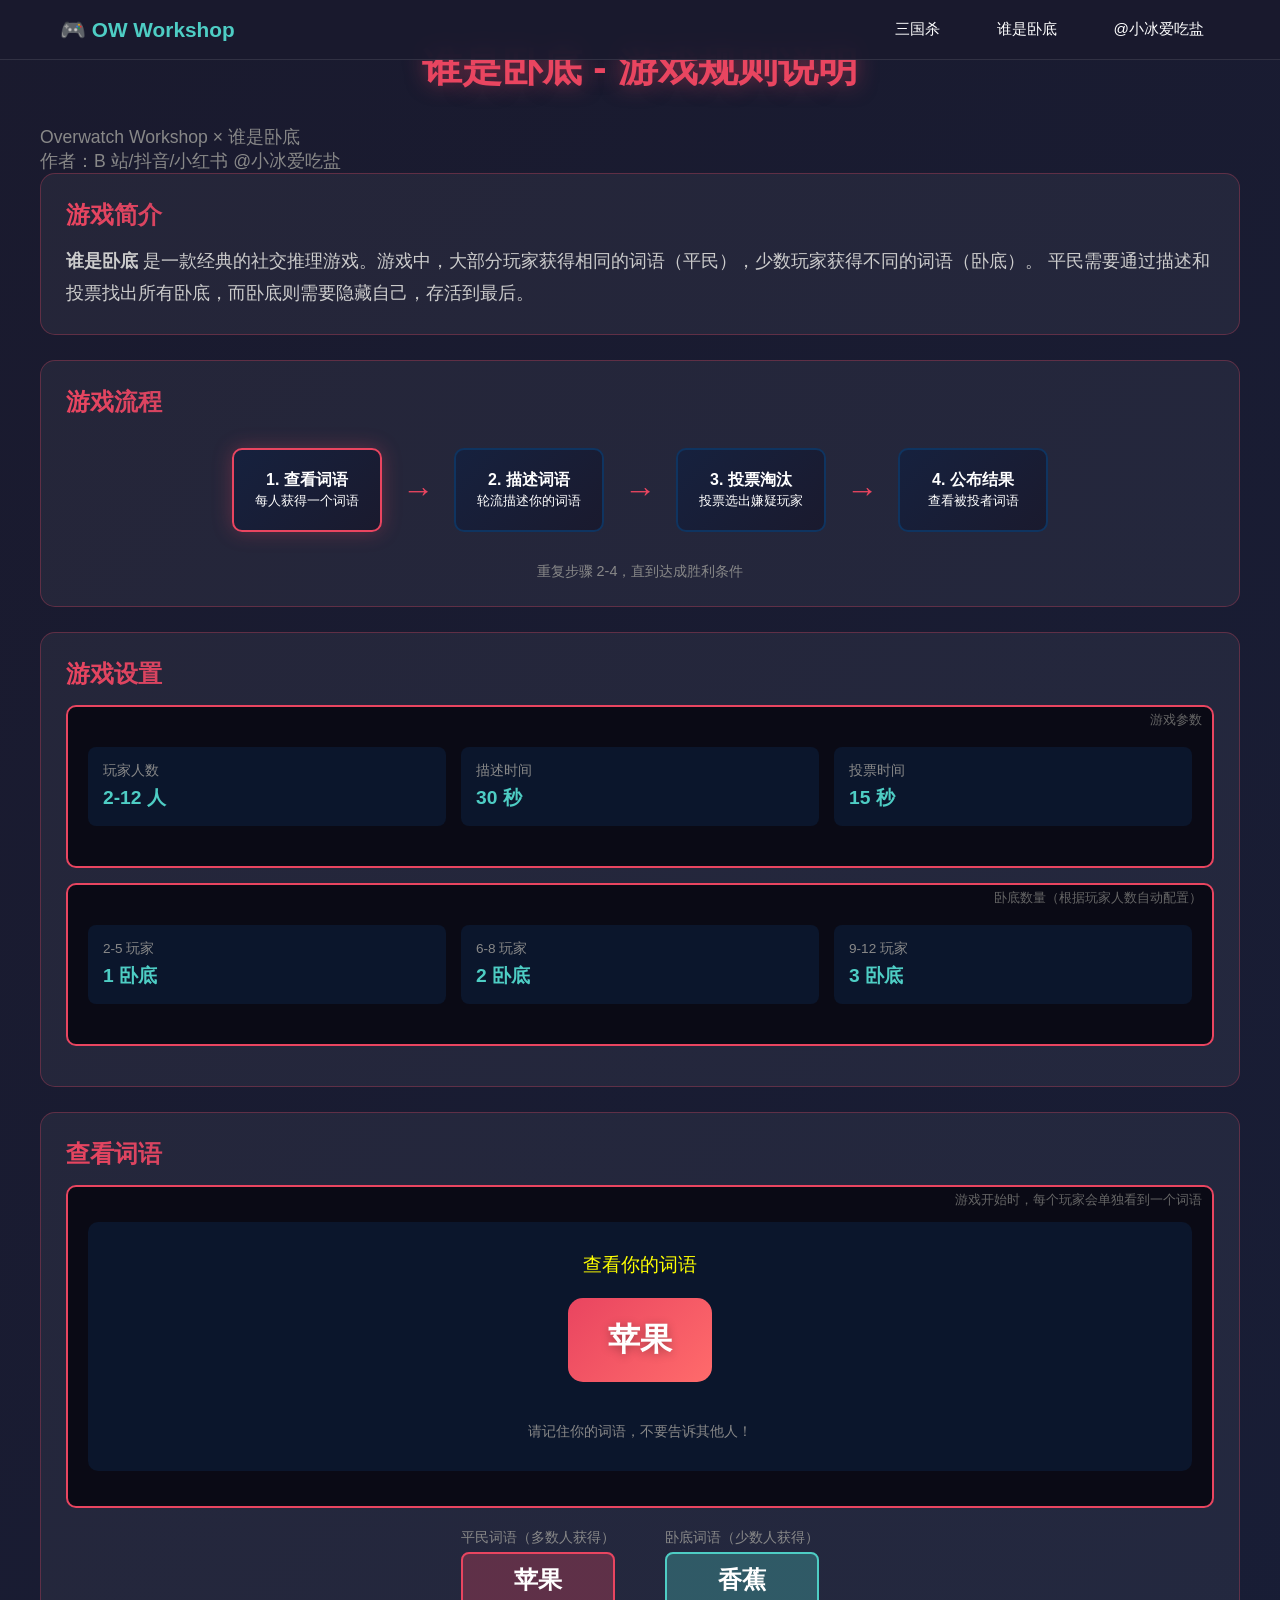
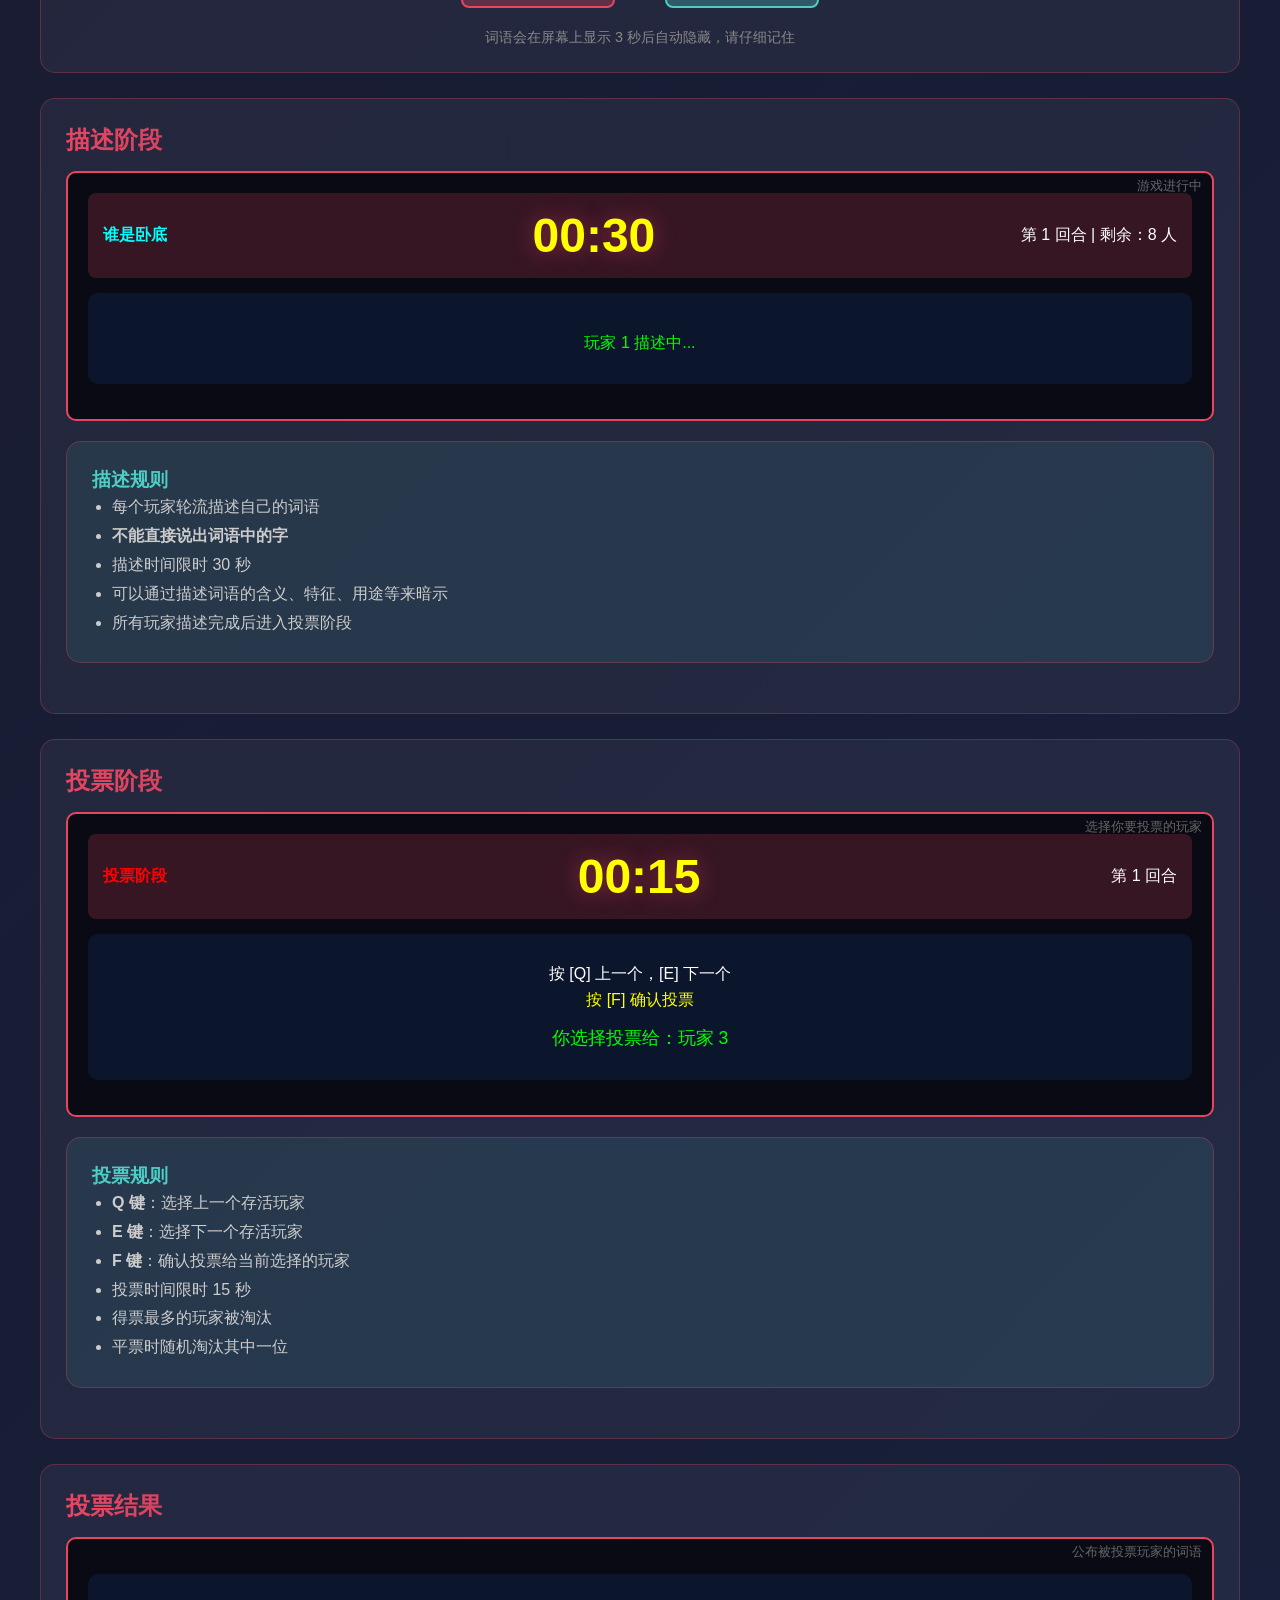
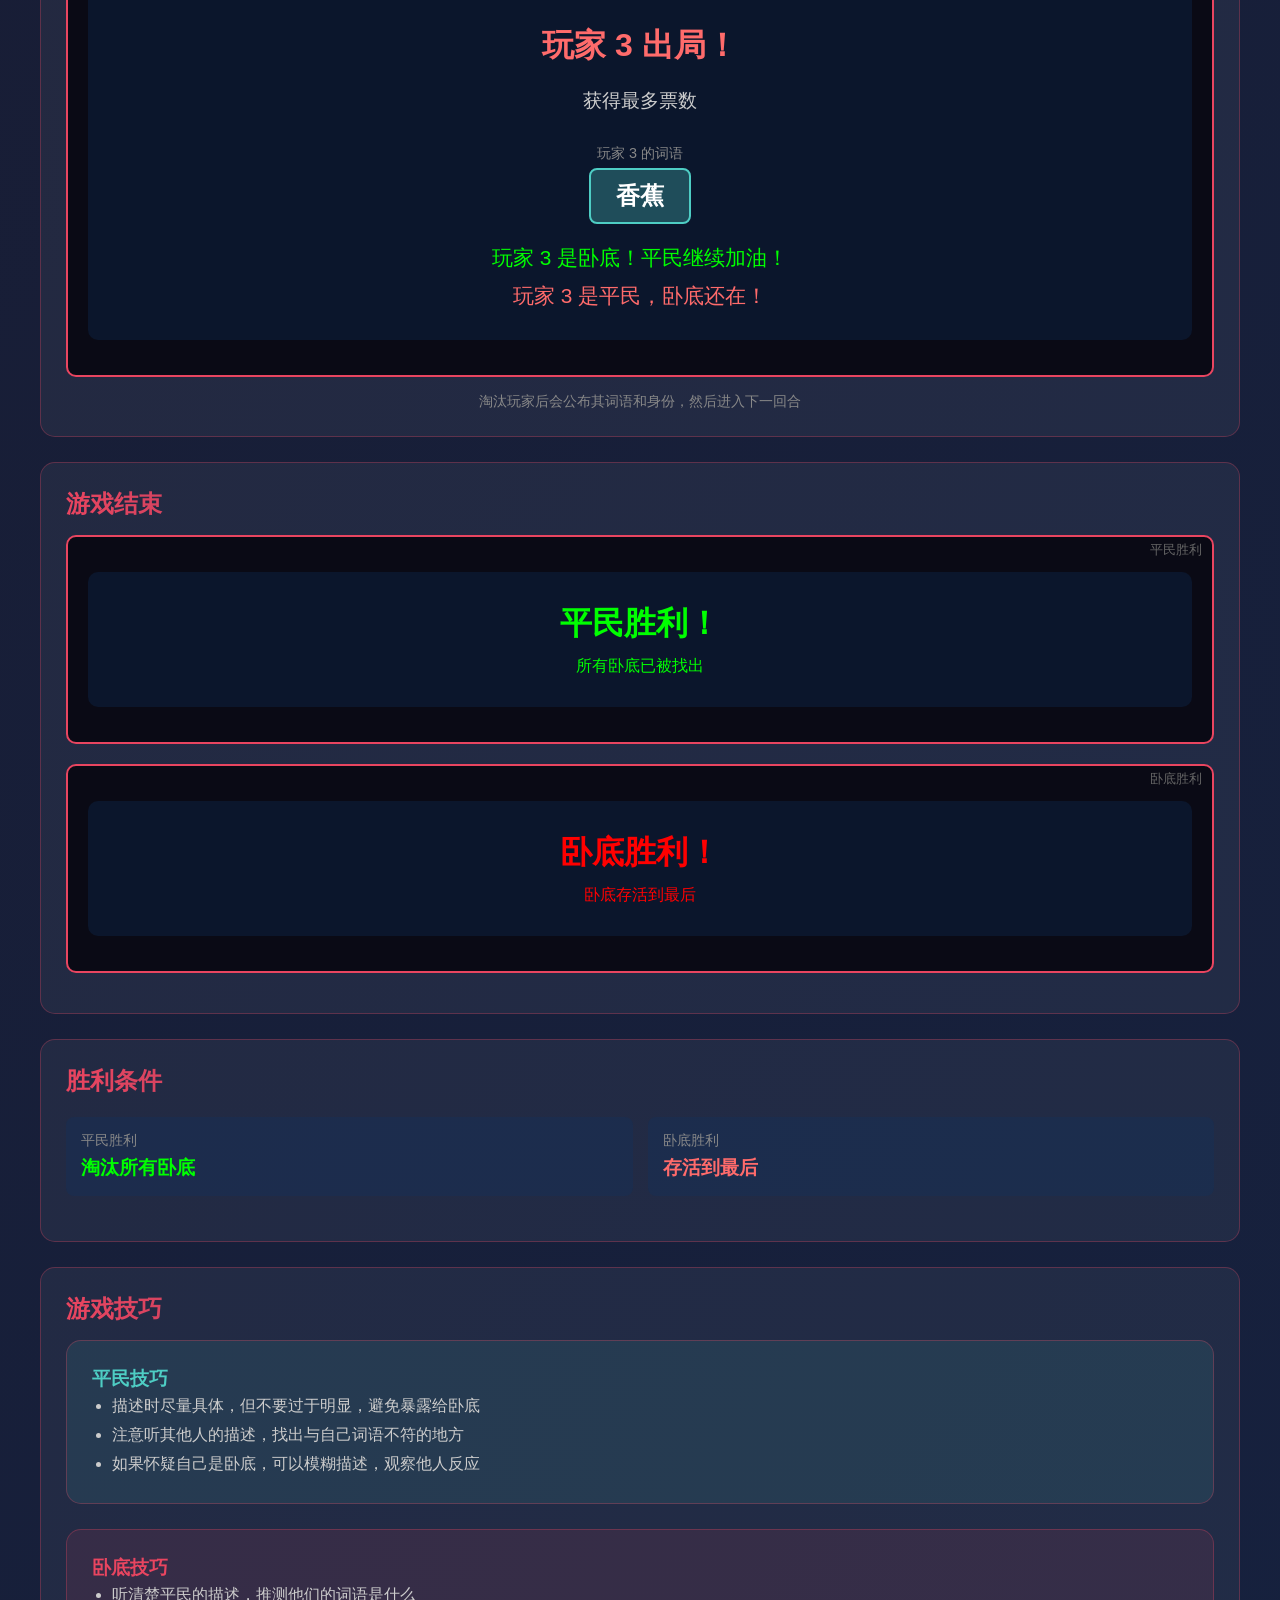
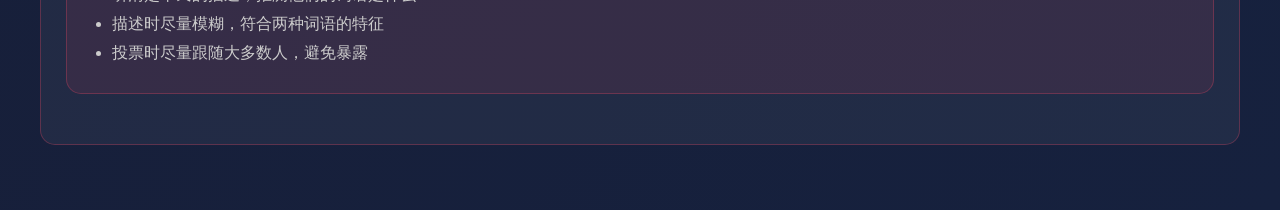
<file: sswd/index.html>
<!DOCTYPE html>
<html lang="zh-CN">
<head>
    <meta charset="UTF-8">
    <meta name="viewport" content="width=device-width, initial-scale=1.0">
    <title>谁是卧底 (Undercover) - 游戏规则说明</title>
    <link rel="stylesheet" href="../css/style.css">
    <meta name="description" content="OverWatch Workshop 谁是卧底游戏的规则和玩法说明">
    <meta name="author" content="@小冰爱吃盐">
    <style>
        * {
            margin: 0;
            padding: 0;
            box-sizing: border-box;
        }
        body {
            font-family: 'Segoe UI', Tahoma, Geneva, Verdana, sans-serif;
            background: linear-gradient(135deg, #1a1a2e 0%, #16213e 100%);
            min-height: 100vh;
            color: #fff;
            padding: 20px;
        }
        h1 {
            text-align: center;
            margin-bottom: 30px;
            color: #e94560;
            font-size: 2.5em;
            text-shadow: 0 0 20px rgba(233, 69, 96, 0.5);
        }
        h2 {
            color: #0f3460;
            background: linear-gradient(90deg, #e94560, #0f3460);
            -webkit-background-clip: text;
            -webkit-text-fill-color: transparent;
            margin-bottom: 15px;
        }
        .container {
            max-width: 1400px;
            margin: 0 auto;
        }
        .section {
            background: rgba(255, 255, 255, 0.05);
            border-radius: 15px;
            padding: 25px;
            margin-bottom: 25px;
            border: 1px solid rgba(233, 69, 96, 0.3);
        }
        .mockup {
            background: #0a0a15;
            border-radius: 10px;
            padding: 20px;
            margin: 15px 0;
            border: 2px solid #e94560;
            position: relative;
            overflow: hidden;
        }
        .mockup-title {
            position: absolute;
            top: 5px;
            right: 10px;
            font-size: 0.8em;
            color: #666;
        }
        /* HUD 模拟 */
        .hud-top {
            display: flex;
            justify-content: space-between;
            align-items: center;
            padding: 15px;
            background: rgba(233, 69, 96, 0.2);
            border-radius: 8px;
            margin-bottom: 15px;
        }
        .hud-center {
            text-align: center;
            padding: 30px;
            background: rgba(15, 52, 96, 0.3);
            border-radius: 10px;
            margin: 15px 0;
        }
        .hud-bottom {
            display: flex;
            justify-content: center;
            gap: 15px;
            flex-wrap: wrap;
        }
        .player-card {
            background: linear-gradient(135deg, #16213e, #1a1a2e);
            border: 2px solid #0f3460;
            border-radius: 10px;
            padding: 15px;
            text-align: center;
            min-width: 120px;
            transition: all 0.3s ease;
        }
        .player-card.active {
            border-color: #e94560;
            box-shadow: 0 0 20px rgba(233, 69, 96, 0.5);
        }
        .player-card.eliminated {
            opacity: 0.4;
            border-color: #444;
        }
        .player-card.undercover {
            border-color: #ff6b6b;
        }
        .player-card.civilian {
            border-color: #4ecdc4;
        }
        .player-number {
            font-size: 1.5em;
            font-weight: bold;
            color: #e94560;
        }
        .player-status {
            font-size: 0.85em;
            color: #888;
            margin-top: 5px;
        }
        .btn {
            display: inline-block;
            padding: 12px 25px;
            border-radius: 8px;
            border: none;
            cursor: pointer;
            font-size: 1em;
            font-weight: bold;
            transition: all 0.3s ease;
            text-transform: uppercase;
        }
        .btn-primary {
            background: linear-gradient(135deg, #e94560, #0f3460);
            color: white;
        }
        .btn-primary:hover {
            transform: translateY(-2px);
            box-shadow: 0 5px 20px rgba(233, 69, 96, 0.4);
        }
        .btn-secondary {
            background: linear-gradient(135deg, #0f3460, #16213e);
            color: #e94560;
            border: 2px solid #e94560;
        }
        .btn-vote {
            background: linear-gradient(135deg, #ff6b6b, #ee5a5a);
            color: white;
            min-width: 100px;
        }
        .word-display {
            font-size: 2em;
            font-weight: bold;
            padding: 20px 40px;
            background: linear-gradient(135deg, #e94560, #ff6b6b);
            border-radius: 15px;
            display: inline-block;
            margin: 20px 0;
            text-shadow: 0 2px 10px rgba(0,0,0,0.3);
        }
        .secret-word {
            background: linear-gradient(135deg, #4ecdc4, #44a08d);
        }
        .timer {
            font-size: 3em;
            font-weight: bold;
            color: #e94560;
            text-shadow: 0 0 20px rgba(233, 69, 96, 0.5);
        }
        .phase-indicator {
            display: flex;
            justify-content: center;
            gap: 10px;
            margin: 20px 0;
        }
        .phase {
            padding: 10px 20px;
            border-radius: 20px;
            background: rgba(255,255,255,0.1);
            border: 2px solid #444;
        }
        .phase.active {
            background: linear-gradient(135deg, #e94560, #0f3460);
            border-color: #e94560;
        }
        .vote-grid {
            display: grid;
            grid-template-columns: repeat(auto-fit, minmax(150px, 1fr));
            gap: 15px;
            margin: 20px 0;
        }
        .vote-option {
            background: linear-gradient(135deg, #16213e, #1a1a2e);
            border: 2px solid #0f3460;
            border-radius: 10px;
            padding: 20px;
            text-align: center;
            cursor: pointer;
            transition: all 0.3s ease;
        }
        .vote-option:hover {
            border-color: #e94560;
            transform: translateY(-3px);
        }
        .vote-option.selected {
            border-color: #4ecdc4;
            box-shadow: 0 0 20px rgba(78, 205, 196, 0.5);
        }
        .word-pair {
            display: flex;
            justify-content: center;
            gap: 50px;
            margin: 20px 0;
        }
        .word-item {
            text-align: center;
        }
        .word-label {
            font-size: 0.9em;
            color: #888;
            margin-bottom: 5px;
        }
        .word-value {
            font-size: 1.5em;
            font-weight: bold;
            padding: 10px 25px;
            border-radius: 8px;
            background: rgba(233, 69, 96, 0.2);
            border: 2px solid #e94560;
        }
        .game-settings {
            display: grid;
            grid-template-columns: repeat(auto-fit, minmax(200px, 1fr));
            gap: 15px;
            margin: 20px 0;
        }
        .setting-item {
            background: rgba(15, 52, 96, 0.3);
            padding: 15px;
            border-radius: 8px;
        }
        .setting-label {
            font-size: 0.85em;
            color: #888;
            margin-bottom: 5px;
        }
        .setting-value {
            font-size: 1.2em;
            font-weight: bold;
            color: #4ecdc4;
        }
        .legend {
            display: flex;
            justify-content: center;
            gap: 30px;
            margin: 20px 0;
            flex-wrap: wrap;
        }
        .legend-item {
            display: flex;
            align-items: center;
            gap: 10px;
        }
        .legend-color {
            width: 30px;
            height: 30px;
            border-radius: 5px;
        }
        .flow-diagram {
            display: flex;
            justify-content: center;
            align-items: center;
            gap: 20px;
            margin: 30px 0;
            flex-wrap: wrap;
        }
        .flow-step {
            background: linear-gradient(135deg, #16213e, #1a1a2e);
            border: 2px solid #0f3460;
            border-radius: 10px;
            padding: 20px;
            text-align: center;
            min-width: 150px;
        }
        .flow-step.active {
            border-color: #e94560;
            box-shadow: 0 0 20px rgba(233, 69, 96, 0.3);
        }
        .flow-arrow {
            font-size: 2em;
            color: #e94560;
        }
        .code-block {
            background: #0a0a15;
            border: 1px solid #333;
            border-radius: 8px;
            padding: 15px;
            overflow-x: auto;
            font-family: 'Courier New', monospace;
            font-size: 0.9em;
            margin: 15px 0;
        }
        .code-block .keyword { color: #e94560; }
        .code-block .string { color: #4ecdc4; }
        .code-block .comment { color: #666; }
        .code-block .function { color: #ffe66d; }
        @media (max-width: 768px) {
            .flow-diagram {
                flex-direction: column;
            }
            .flow-arrow {
                transform: rotate(90deg);
            }
        }
    </style>
    <!-- Google tag (gtag.js) -->
    <script async src="https://www.googletagmanager.com/gtag/js?id=G-PYGMRV8SZ9"></script>
    <script>
      window.dataLayer = window.dataLayer || [];
      function gtag(){dataLayer.push(arguments);}
      gtag('js', new Date());
      gtag('config', 'G-PYGMRV8SZ9');
    </script>
</head>
<body>
    <!-- Top Navigation Bar -->
    <nav class="navbar">
        <div class="navbar-content">
            <a href="../index.html" class="navbar-brand">🎮 OW Workshop</a>
            <div class="navbar-links">
                <a href="../sgs/index.html">三国杀</a>
                <a href="../sswd/index.html">谁是卧底</a>
                <a href="https://space.bilibili.com/23511429" target="_blank">@小冰爱吃盐</a>
            </div>
        </div>
    </nav>
    <div class="container">
        <h1>谁是卧底 - 游戏规则说明</h1>
        <p class="subtitle">Overwatch Workshop × 谁是卧底</p>
        <p class="subtitle">作者：B 站/抖音/小红书 @小冰爱吃盐</p>

        <!-- 游戏简介 -->
        <div class="section">
            <h2>游戏简介</h2>
            <p style="font-size: 1.1em; line-height: 1.8; color: #ccc;">
                <strong>谁是卧底</strong> 是一款经典的社交推理游戏。游戏中，大部分玩家获得相同的词语（平民），少数玩家获得不同的词语（卧底）。
                平民需要通过描述和投票找出所有卧底，而卧底则需要隐藏自己，存活到最后。
            </p>
        </div>

        <!-- 游戏流程 -->
        <div class="section">
            <h2>游戏流程</h2>
            <div class="flow-diagram">
                <div class="flow-step active">
                    <strong>1. 查看词语</strong>
                    <br><small>每人获得一个词语</small>
                </div>
                <div class="flow-arrow">→</div>
                <div class="flow-step">
                    <strong>2. 描述词语</strong>
                    <br><small>轮流描述你的词语</small>
                </div>
                <div class="flow-arrow">→</div>
                <div class="flow-step">
                    <strong>3. 投票淘汰</strong>
                    <br><small>投票选出嫌疑玩家</small>
                </div>
                <div class="flow-arrow">→</div>
                <div class="flow-step">
                    <strong>4. 公布结果</strong>
                    <br><small>查看被投者词语</small>
                </div>
            </div>
            <p style="text-align: center; color: #888; margin-top: 15px; font-size: 0.9em;">
                重复步骤 2-4，直到达成胜利条件
            </p>
        </div>

        <!-- 游戏设置 -->
        <div class="section">
            <h2>游戏设置</h2>
            <div class="mockup">
                <span class="mockup-title">游戏参数</span>
                <div class="game-settings">
                    <div class="setting-item">
                        <div class="setting-label">玩家人数</div>
                        <div class="setting-value">2-12 人</div>
                    </div>
                    <div class="setting-item">
                        <div class="setting-label">描述时间</div>
                        <div class="setting-value">30 秒</div>
                    </div>
                    <div class="setting-item">
                        <div class="setting-label">投票时间</div>
                        <div class="setting-value">15 秒</div>
                    </div>
                </div>
            </div>
            <div class="mockup" style="margin-top: 15px;">
                <span class="mockup-title">卧底数量（根据玩家人数自动配置）</span>
                <div class="game-settings">
                    <div class="setting-item">
                        <div class="setting-label">2-5 玩家</div>
                        <div class="setting-value">1 卧底</div>
                    </div>
                    <div class="setting-item">
                        <div class="setting-label">6-8 玩家</div>
                        <div class="setting-value">2 卧底</div>
                    </div>
                    <div class="setting-item">
                        <div class="setting-label">9-12 玩家</div>
                        <div class="setting-value">3 卧底</div>
                    </div>
                </div>
            </div>
        </div>

        <!-- 词语分配 -->
        <div class="section">
            <h2>查看词语</h2>
            <div class="mockup">
                <span class="mockup-title">游戏开始时，每个玩家会单独看到一个词语</span>
                <div class="hud-center">
                    <p style="color: #ffff00; font-size: 1.2em;">查看你的词语</p>
                    <div class="word-display">苹果</div>
                    <p style="color: #888; margin-top: 20px; font-size: 0.9em;">
                        请记住你的词语，不要告诉其他人！
                    </p>
                </div>
            </div>
            <div class="word-pair">
                <div class="word-item">
                    <div class="word-label">平民词语（多数人获得）</div>
                    <div class="word-value" style="background: rgba(233, 69, 96, 0.3); border-color: #e94560;">苹果</div>
                </div>
                <div class="word-item">
                    <div class="word-label">卧底词语（少数人获得）</div>
                    <div class="word-value secret-word" style="background: rgba(78, 205, 196, 0.3); border-color: #4ecdc4;">香蕉</div>
                </div>
            </div>
            <p style="text-align: center; color: #888; font-size: 0.9em; margin-top: 15px;">
                词语会在屏幕上显示 3 秒后自动隐藏，请仔细记住
            </p>
        </div>

        <!-- 描述阶段 -->
        <div class="section">
            <h2>描述阶段</h2>
            <div class="mockup">
                <span class="mockup-title">游戏进行中</span>
                <div class="hud-top">
                    <div style="color: #00ffff;">
                        <strong>谁是卧底</strong>
                    </div>
                    <div class="timer" style="color: #ffff00;">00:30</div>
                    <div>第 1 回合 | 剩余：8 人</div>
                </div>
                <div class="hud-center">
                    <p style="color: #00ff00; margin-top: 10px;">玩家 1 描述中...</p>
                </div>
            </div>
            <div class="section" style="margin-top: 20px; background: rgba(78, 205, 196, 0.1);">
                <h3 style="color: #4ecdc4;">描述规则</h3>
                <ul style="color: #ccc; margin-left: 20px; line-height: 1.8;">
                    <li>每个玩家轮流描述自己的词语</li>
                    <li><strong>不能直接说出词语中的字</strong></li>
                    <li>描述时间限时 30 秒</li>
                    <li>可以通过描述词语的含义、特征、用途等来暗示</li>
                    <li>所有玩家描述完成后进入投票阶段</li>
                </ul>
            </div>
        </div>

        <!-- 投票阶段 -->
        <div class="section">
            <h2>投票阶段</h2>
            <div class="mockup">
                <span class="mockup-title">选择你要投票的玩家</span>
                <div class="hud-top">
                    <div style="color: #ff0000;">
                        <strong>投票阶段</strong>
                    </div>
                    <div class="timer" style="color: #ffff00;">00:15</div>
                    <div>第 1 回合</div>
                </div>
                <div class="hud-center">
                    <p style="color: #fff; font-size: 1em;">按 [Q] 上一个，[E] 下一个</p>
                    <p style="color: #ffff00; margin-top: 5px;">按 [F] 确认投票</p>
                    <p style="color: #00ff00; margin-top: 15px; font-size: 1.1em;">
                        你选择投票给：玩家 3
                    </p>
                </div>
            </div>
            <div class="section" style="margin-top: 20px; background: rgba(78, 205, 196, 0.1);">
                <h3 style="color: #4ecdc4;">投票规则</h3>
                <ul style="color: #ccc; margin-left: 20px; line-height: 1.8;">
                    <li><strong>Q 键</strong>：选择上一个存活玩家</li>
                    <li><strong>E 键</strong>：选择下一个存活玩家</li>
                    <li><strong>F 键</strong>：确认投票给当前选择的玩家</li>
                    <li>投票时间限时 15 秒</li>
                    <li>得票最多的玩家被淘汰</li>
                    <li>平票时随机淘汰其中一位</li>
                </ul>
            </div>
        </div>

        <!-- 投票结果 -->
        <div class="section">
            <h2>投票结果</h2>
            <div class="mockup">
                <span class="mockup-title">公布被投票玩家的词语</span>
                <div class="hud-center">
                    <p style="font-size: 2em; font-weight: bold; color: #ff6b6b; margin: 20px 0;">玩家 3 出局！</p>
                    <div style="margin: 20px 0;">
                        <p style="font-size: 1.2em; color: #ccc;">获得最多票数</p>
                    </div>
                    <div class="word-pair" style="margin-top: 30px;">
                        <div class="word-item">
                            <div class="word-label">玩家 3 的词语</div>
                            <div class="word-value" style="background: rgba(78, 205, 196, 0.3); border-color: #4ecdc4;">香蕉</div>
                        </div>
                    </div>
                    <p style="color: #00ff00; font-size: 1.3em; margin-top: 20px;">
                        玩家 3 是卧底！平民继续加油！
                    </p>
                    <p style="color: #ff6b6b; font-size: 1.3em; margin-top: 10px;">
                        玩家 3 是平民，卧底还在！
                    </p>
                </div>
            </div>
            <p style="text-align: center; color: #888; font-size: 0.9em; margin-top: 15px;">
                淘汰玩家后会公布其词语和身份，然后进入下一回合
            </p>
        </div>

        <!-- 游戏结束 -->
        <div class="section">
            <h2>游戏结束</h2>
            <div class="mockup">
                <span class="mockup-title">平民胜利</span>
                <div class="hud-center">
                    <p style="font-size: 2em; font-weight: bold; color: #00ff00;">平民胜利！</p>
                    <p style="color: #00ff00; margin-top: 10px;">所有卧底已被找出</p>
                </div>
            </div>
            <div class="mockup" style="margin-top: 20px;">
                <span class="mockup-title">卧底胜利</span>
                <div class="hud-center">
                    <p style="font-size: 2em; font-weight: bold; color: #ff0000;">卧底胜利！</p>
                    <p style="color: #ff0000; margin-top: 10px;">卧底存活到最后</p>
                </div>
            </div>
        </div>

        <!-- 胜利条件 -->
        <div class="section">
            <h2>胜利条件</h2>
            <div class="game-settings">
                <div class="setting-item">
                    <div class="setting-label">平民胜利</div>
                    <div class="setting-value" style="color: #00ff00;">淘汰所有卧底</div>
                </div>
                <div class="setting-item">
                    <div class="setting-label">卧底胜利</div>
                    <div class="setting-value" style="color: #ff6b6b;">存活到最后</div>
                </div>
            </div>
        </div>

        <!-- 游戏技巧 -->
        <div class="section">
            <h2>游戏技巧</h2>
            <div class="section" style="margin-top: 15px; background: rgba(78, 205, 196, 0.1);">
                <h3 style="color: #4ecdc4;">平民技巧</h3>
                <ul style="color: #ccc; margin-left: 20px; line-height: 1.8;">
                    <li>描述时尽量具体，但不要过于明显，避免暴露给卧底</li>
                    <li>注意听其他人的描述，找出与自己词语不符的地方</li>
                    <li>如果怀疑自己是卧底，可以模糊描述，观察他人反应</li>
                </ul>
            </div>
            <div class="section" style="margin-top: 15px; background: rgba(233, 69, 96, 0.1);">
                <h3 style="color: #e94560;">卧底技巧</h3>
                <ul style="color: #ccc; margin-left: 20px; line-height: 1.8;">
                    <li>听清楚平民的描述，推测他们的词语是什么</li>
                    <li>描述时尽量模糊，符合两种词语的特征</li>
                    <li>投票时尽量跟随大多数人，避免暴露</li>
                </ul>
            </div>
        </div>

    </div>
</body>
</html>
</file>
<file: css/style.css>
* {
    margin: 0;
    padding: 0;
    box-sizing: border-box;
}

body {
    font-family: 'Microsoft YaHei', 'Segoe UI', sans-serif;
    background: linear-gradient(135deg, #1a1a2e 0%, #16213e 100%);
    color: #fff;
    min-height: 100vh;
    padding-top: 70px;
}

/* Top Navigation Bar */
.navbar {
    position: fixed;
    top: 0;
    left: 0;
    right: 0;
    height: 60px;
    background: rgba(26, 26, 46, 0.95);
    backdrop-filter: blur(10px);
    border-bottom: 1px solid rgba(255, 255, 255, 0.1);
    z-index: 1000;
    display: flex;
    align-items: center;
    justify-content: center;
}

.navbar-content {
    display: flex;
    align-items: center;
    justify-content: space-between;
    width: 100%;
    max-width: 1200px;
    padding: 0 20px;
}

.navbar-brand {
    font-size: 1.3em;
    font-weight: bold;
    color: #4ecdc4;
    text-decoration: none;
    display: flex;
    align-items: center;
    gap: 8px;
}

.navbar-brand:hover {
    color: #ffd700;
}

.navbar-links {
    display: flex;
    align-items: center;
    gap: 25px;
}

.navbar-links a {
    color: #fff;
    text-decoration: none;
    font-size: 0.95em;
    padding: 8px 16px;
    border-radius: 8px;
    transition: all 0.3s ease;
}

.navbar-links a:hover {
    background: rgba(78, 205, 196, 0.2);
    color: #4ecdc4;
}

.navbar-links a.active {
    background: rgba(78, 205, 196, 0.3);
    color: #4ecdc4;
}

.container {
    max-width: 1200px;
    margin: 0 auto;
    padding: 20px;
}

header {
    text-align: center;
    padding: 40px 0;
}

header h1 {
    font-size: 2.5em;
    margin-bottom: 10px;
    background: linear-gradient(90deg, #ffd700, #ff6b6b);
    -webkit-background-clip: text;
    -webkit-text-fill-color: transparent;
    background-clip: text;
}

.subtitle {
    color: #888;
    font-size: 1.1em;
}

.games-grid {
    display: grid;
    grid-template-columns: repeat(auto-fit, minmax(300px, 1fr));
    gap: 25px;
    padding: 20px 0;
}

.game-card {
    background: rgba(255, 255, 255, 0.05);
    border-radius: 15px;
    padding: 30px;
    text-decoration: none;
    color: #fff;
    border: 1px solid rgba(255, 255, 255, 0.1);
    transition: all 0.3s ease;
    display: block;
}

.game-card:hover {
    transform: translateY(-5px);
    background: rgba(255, 255, 255, 0.08);
    border-color: #4ecdc4;
    box-shadow: 0 10px 30px rgba(78, 205, 196, 0.2);
}

.game-icon {
    font-size: 3em;
    margin-bottom: 15px;
}

.game-card h2 {
    font-size: 1.5em;
    margin-bottom: 10px;
    color: #4ecdc4;
}

.game-description {
    color: #aaa;
    margin-bottom: 15px;
    line-height: 1.5;
}

.game-tech {
    display: inline-block;
    background: rgba(78, 205, 196, 0.2);
    color: #4ecdc4;
    padding: 5px 12px;
    border-radius: 20px;
    font-size: 0.85em;
}

footer {
    text-align: center;
    padding: 40px 0;
    margin-top: 40px;
    border-top: 1px solid rgba(255, 255, 255, 0.1);
    color: #666;
}

footer p {
    margin: 5px 0;
}

/* Responsive */
@media (max-width: 768px) {
    .navbar-content {
        padding: 0 15px;
    }

    .navbar-links {
        gap: 10px;
    }

    .navbar-links a {
        padding: 6px 12px;
        font-size: 0.9em;
    }

    body {
        padding-top: 60px;
    }
}
</file>
